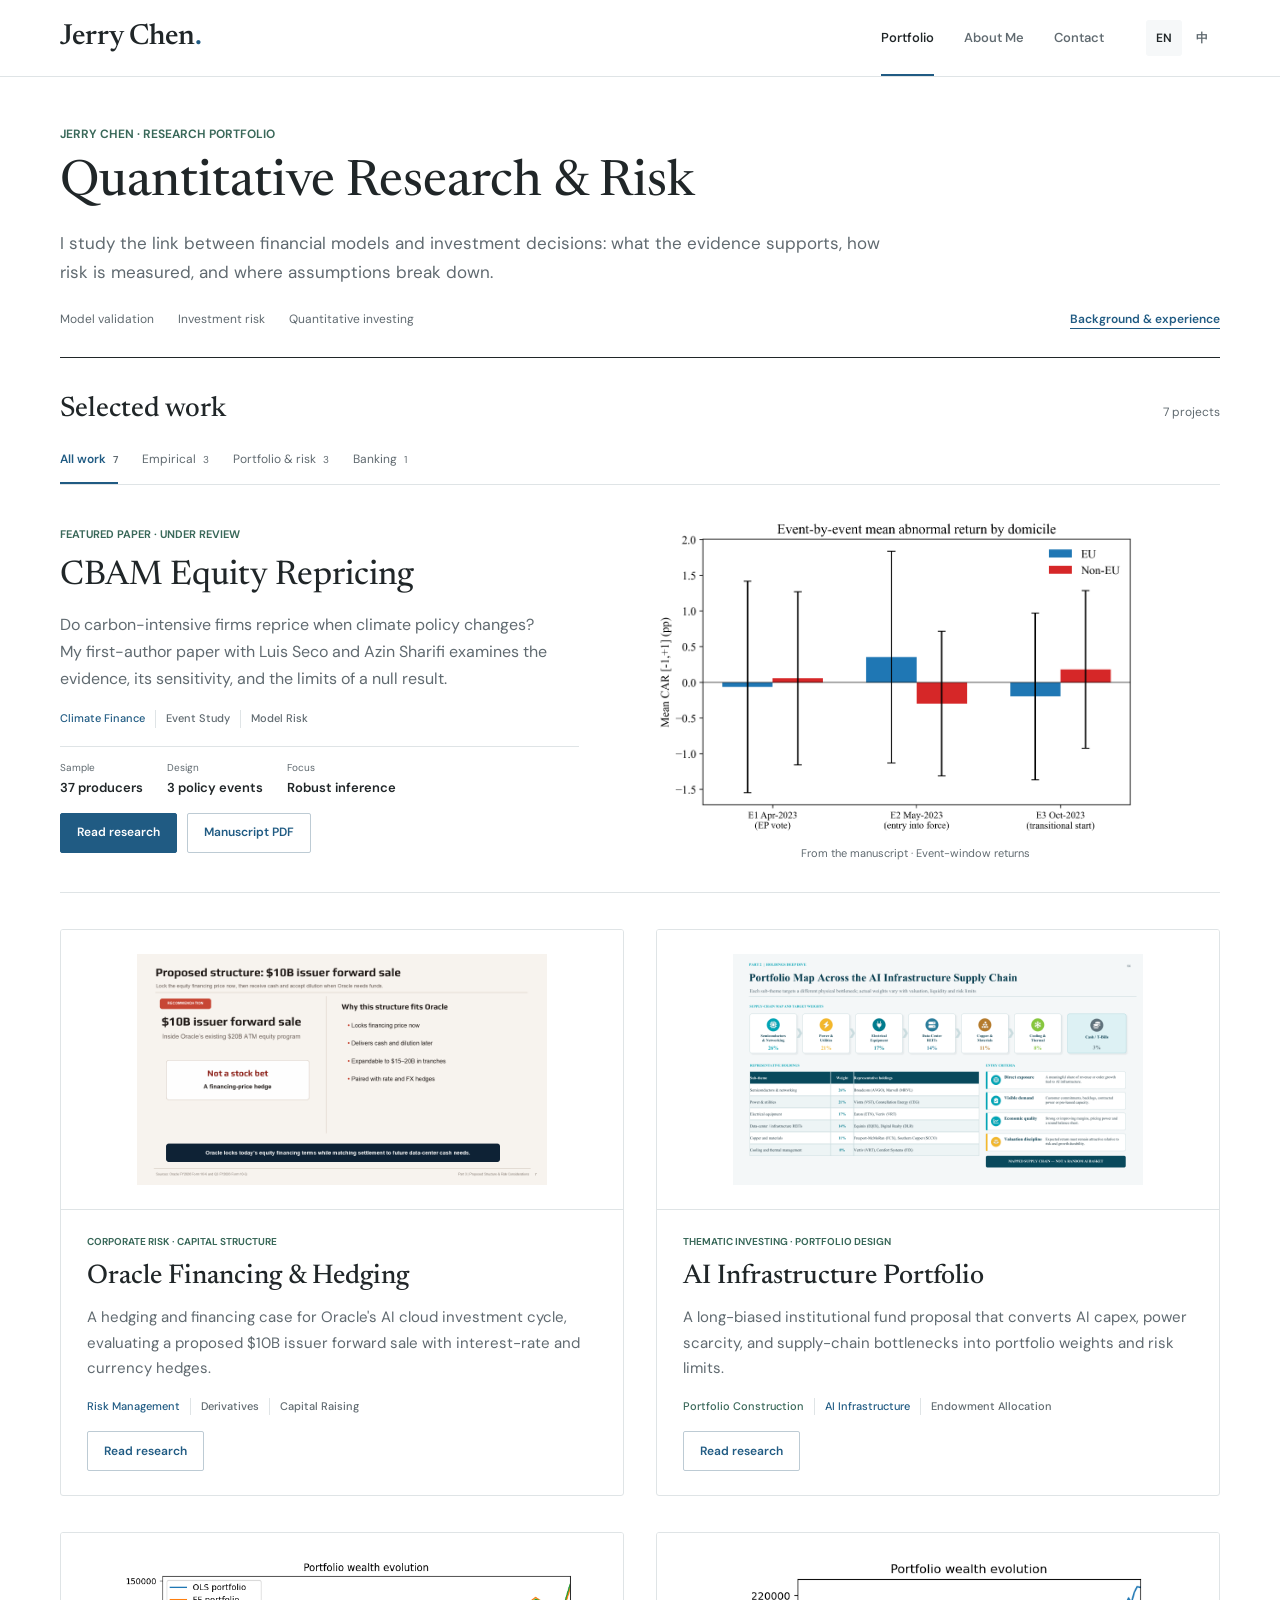
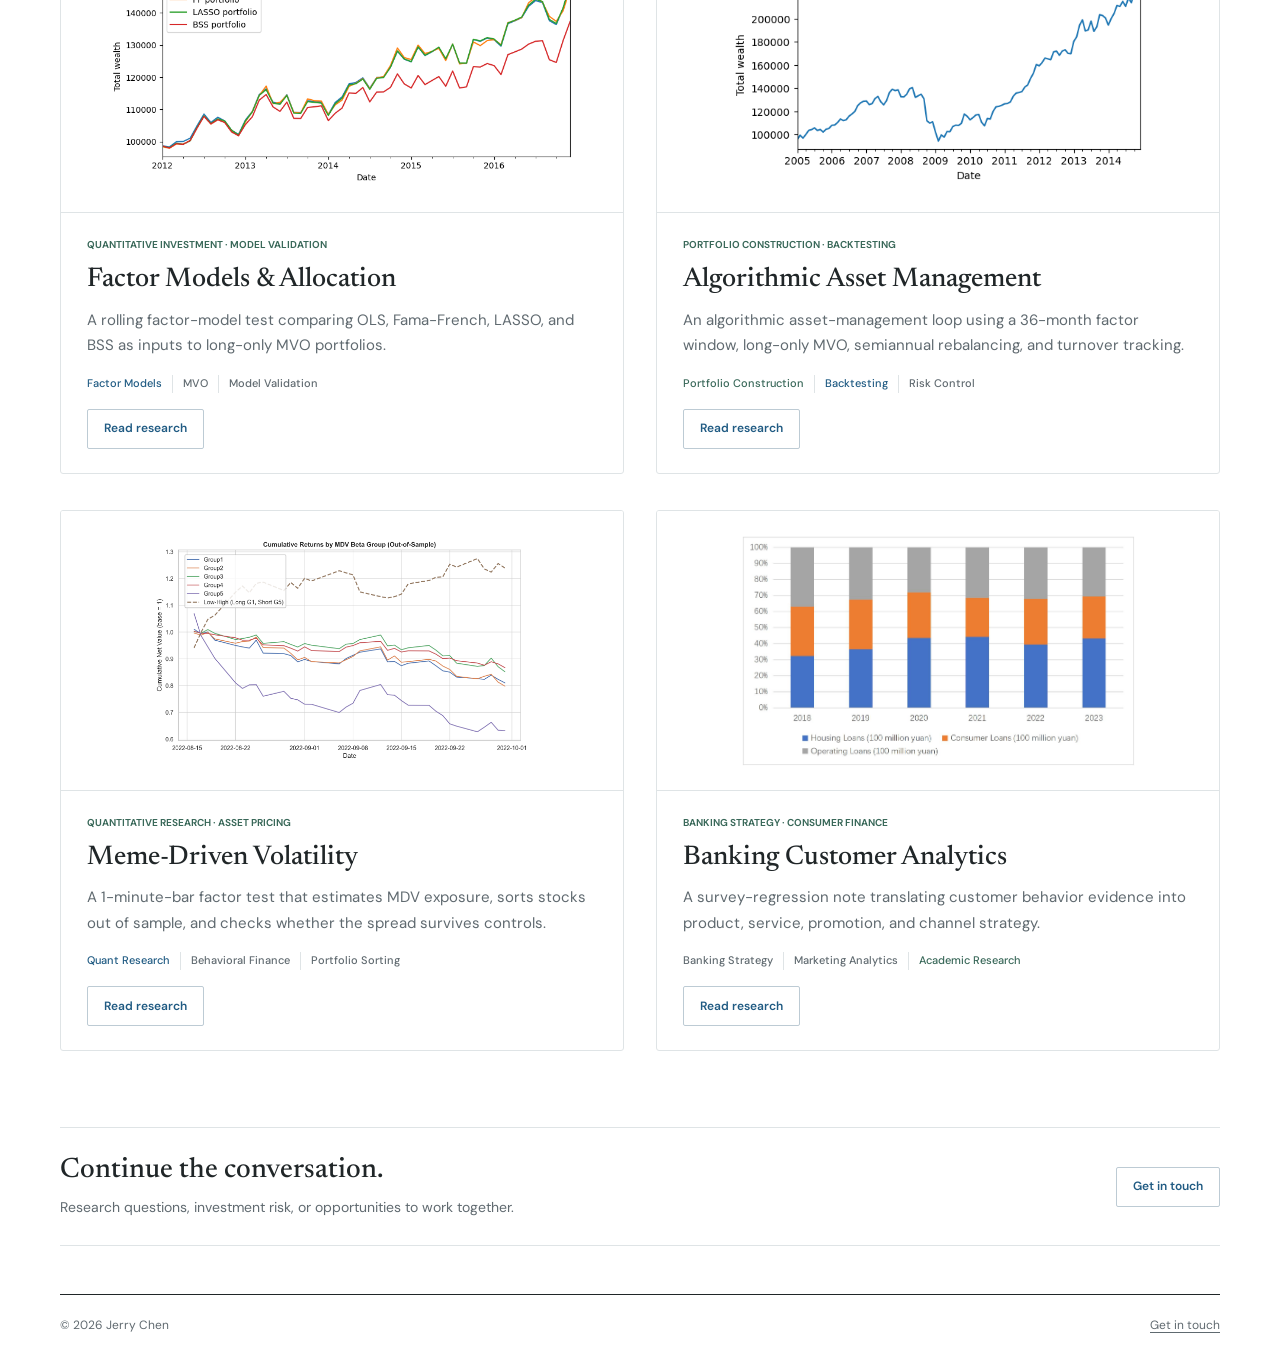
<file: index.html>
<!doctype html>
<html lang="en" data-lang="en" data-theme="light">
  <head>
    <meta charset="utf-8">
    <meta name="viewport" content="width=device-width, initial-scale=1">
    <meta name="description" content="Jerry Chen: research in model validation, investment risk, quantitative investing and banking. Explore research notes, methods and results.">
    <title>Jerry Chen | Quantitative Research &amp; Risk</title>
    <link rel="preload" href="assets/fonts/newsreader-latin.woff2" as="font" type="font/woff2" crossorigin>
    <link rel="stylesheet" href="assets/css/styles.css?v=editorial-20261023">
  </head>
  <body>
    <div class="layout">
      <a class="skip-link" href="#content"><span class="en">Skip to content</span><span class="zh">跳转至正文</span></a>
      <header class="site-header">
        <div class="header-inner">
          <a class="site-brand" href="index.html">Jerry Chen<span class="brand-period" aria-hidden="true">.</span></a>
          <nav class="site-nav" aria-label="Main navigation">
            <a href="index.html" aria-current="page"><span class="en">Portfolio</span><span class="zh">作品集</span></a>
            <a href="about.html"><span class="en">About Me</span><span class="zh">关于我</span></a>
            <a href="contact.html"><span class="en">Contact</span><span class="zh">联系</span></a>
          </nav>
          <div class="segmented language-control" role="group" aria-label="Language">
            <button type="button" data-lang-button="en" aria-pressed="true" lang="en">EN</button>
            <button type="button" data-lang-button="zh" aria-pressed="false" lang="zh-Hans">中</button>
          </div>
        </div>
      </header>

      <main id="content" class="main main-portfolio" tabindex="-1">
        <section id="projects" class="page-title portfolio-intro">
          <p class="eyebrow">
            <span class="en">Jerry Chen · Research Portfolio</span>
            <span class="zh">Jerry Chen · 研究作品集</span>
          </p>
          <h1>
            <span class="en">Quantitative Research &amp; Risk</span>
            <span class="zh">量化研究与风险分析</span>
          </h1>
          <p class="home-intro"><span class="en">I study the link between financial models and investment decisions: what the evidence supports, how risk is measured, and where assumptions break down.</span><span class="zh">我关注金融模型与投资决策之间的联系：证据能够支持什么、风险如何衡量，以及模型假设在什么条件下会失效。</span></p>
          <div class="intro-foot">
            <div class="focus-areas"><span><span class="en">Model validation</span><span class="zh">模型验证</span></span><span><span class="en">Investment risk</span><span class="zh">投资风险</span></span><span><span class="en">Quantitative investing</span><span class="zh">量化投资</span></span></div>
            <a href="about.html"><span class="en">Background &amp; experience</span><span class="zh">背景与经历</span></a>
          </div>
        </section>

        <section class="section project-section" aria-labelledby="selected-work">
          <div class="research-heading">
            <h2 id="selected-work"><span class="en">Selected work</span><span class="zh">精选研究</span></h2>
            <span class="research-count" aria-live="polite" data-research-count><span class="en">7 projects</span><span class="zh">7 个项目</span></span>
          </div>
          <div class="research-filters" role="group" aria-label="Research categories" hidden>
            <button type="button" data-research-filter="all" aria-pressed="true" aria-controls="research-list"><span class="en">All work</span><span class="zh">全部</span><small>7</small></button>
            <button type="button" data-research-filter="empirical" aria-pressed="false" aria-controls="research-list"><span class="en">Empirical</span><span class="zh">实证研究</span><small>3</small></button>
            <button type="button" data-research-filter="portfolio" aria-pressed="false" aria-controls="research-list"><span class="en">Portfolio &amp; risk</span><span class="zh">组合与风险</span><small>3</small></button>
            <button type="button" data-research-filter="banking" aria-pressed="false" aria-controls="research-list"><span class="en">Banking</span><span class="zh">银行业务</span><small>1</small></button>
          </div>
          <div id="research-list" class="project-cover-list">
            <article class="project-cover-card project-featured" data-research-category="empirical">
              <div class="project-cover-body">
                <p class="project-cover-meta"><span class="en">Featured paper · Under review</span><span class="zh">代表论文 · 审稿中</span></p>
                <h3><a href="projects/cbam-equity-repricing.html?v=editorial-20261023"><span class="en">CBAM Equity Repricing</span><span class="zh">CBAM 与股票重新定价</span></a></h3>
                <p><span class="en">Do carbon-intensive firms reprice when climate policy changes? My first-author paper with Luis Seco and Azin Sharifi examines the evidence, its sensitivity, and the limits of a null result.</span><span class="zh">气候政策变化时，高碳企业是否会被重新定价？我与 Luis Seco、Azin Sharifi 合作的第一作者论文，检验证据的稳健性，以及“不显著”究竟能够说明什么。</span></p>
                <div class="chips">
                  <span class="chip accent"><span class="en">Climate Finance</span><span class="zh">气候金融</span></span>
                  <span class="chip"><span class="en">Event Study</span><span class="zh">事件研究</span></span>
                  <span class="chip plum"><span class="en">Model Risk</span><span class="zh">模型风险</span></span>
                </div>
                <dl class="project-facts">
                  <div><dt><span class="en">Sample</span><span class="zh">样本</span></dt><dd><span class="en">37 producers</span><span class="zh">37 家金属企业</span></dd></div>
                  <div><dt><span class="en">Design</span><span class="zh">设计</span></dt><dd><span class="en">3 policy events</span><span class="zh">3 个政策事件</span></dd></div>
                  <div><dt><span class="en">Focus</span><span class="zh">重点</span></dt><dd><span class="en">Robust inference</span><span class="zh">稳健推断</span></dd></div>
                </dl>
                <div class="contact-links">
                  <a class="read-more" href="projects/cbam-equity-repricing.html?v=editorial-20261023"><span class="en">Read research</span><span class="zh">阅读研究</span></a>
                  <a class="read-more" href="assets/docs/CBAM_Equity_Repricing_Manuscript.pdf" target="_blank" rel="noopener"><span class="en">Manuscript PDF</span><span class="zh">论文 PDF</span></a>
                </div>
              </div>
              <figure class="featured-exhibit">
                <a class="project-cover-media contain" href="projects/cbam-equity-repricing.html?v=editorial-20261023" aria-label="Open CBAM equity repricing paper">
                  <img src="assets/img/cbam-paper-event-means.png" width="2102" height="1392" alt="Figure from the CBAM manuscript showing event-window returns and confidence bands" fetchpriority="high">
                </a>
                <figcaption><span class="en">From the manuscript · Event-window returns</span><span class="zh">论文原图 · 事件窗口收益</span></figcaption>
              </figure>
            </article>

            <article class="project-cover-card" data-research-category="portfolio">
              <a class="project-cover-media contain" href="projects/oracle-issuer-forward.html?v=editorial-20261023" aria-label="Open Oracle issuer forward project">
                <img src="assets/img/project-oracle-forward-sale.png" alt="Oracle issuer forward sale recommendation slide">
              </a>
              <div class="project-cover-body">
                <p class="project-cover-meta"><span class="en">Corporate Risk · Capital Structure</span><span class="zh">企业风险 · 资本结构</span></p>
                <h3>
                  <a href="projects/oracle-issuer-forward.html?v=editorial-20261023">
                    <span class="en">Oracle Financing &amp; Hedging</span>
                    <span class="zh">Oracle 融资与对冲</span>
                  </a>
                </h3>
                <p>
                  <span class="en">A hedging and financing case for Oracle's AI cloud investment cycle, evaluating a proposed $10B issuer forward sale with interest-rate and currency hedges.</span>
                  <span class="zh">针对 Oracle AI 云基础设施投资周期，评估 100 亿美元发行人远期售股方案及配套的利率与汇率对冲。</span>
                </p>
                <div class="chips">
                  <span class="chip accent"><span class="en">Risk Management</span><span class="zh">风险管理</span></span>
                  <span class="chip"><span class="en">Derivatives</span><span class="zh">衍生品</span></span>
                  <span class="chip plum"><span class="en">Capital Raising</span><span class="zh">资本筹集</span></span>
                </div>
                <a class="read-more" href="projects/oracle-issuer-forward.html?v=editorial-20261023"><span class="en">Read research</span><span class="zh">阅读研究</span></a>
              </div>
            </article>

            <article class="project-cover-card" data-research-category="portfolio">
              <a class="project-cover-media contain" href="projects/ai-infrastructure-fund.html?v=editorial-20261023" aria-label="Open AI infrastructure fund project">
                <img src="assets/img/project-ai-infra-portfolio-map.png" alt="AI infrastructure supply-chain portfolio map">
              </a>
              <div class="project-cover-body">
                <p class="project-cover-meta"><span class="en">Thematic Investing · Portfolio Design</span><span class="zh">主题投资 · 投资组合设计</span></p>
                <h3>
                  <a href="projects/ai-infrastructure-fund.html?v=editorial-20261023">
                    <span class="en">AI Infrastructure Portfolio</span>
                    <span class="zh">AI 基础设施投资组合</span>
                  </a>
                </h3>
                <p>
                  <span class="en">A long-biased institutional fund proposal that converts AI capex, power scarcity, and supply-chain bottlenecks into portfolio weights and risk limits.</span>
                  <span class="zh">以多头为主的机构基金提案，将 AI 资本开支、电力稀缺与供应链瓶颈转化为组合权重、风险预算和捐赠基金配置建议。</span>
                </p>
                <div class="chips">
                  <span class="chip gold"><span class="en">Portfolio Construction</span><span class="zh">投资组合构建</span></span>
                  <span class="chip accent"><span class="en">AI Infrastructure</span><span class="zh">AI 基础设施</span></span>
                  <span class="chip"><span class="en">Endowment Allocation</span><span class="zh">捐赠基金配置</span></span>
                </div>
                <a class="read-more" href="projects/ai-infrastructure-fund.html?v=editorial-20261023"><span class="en">Read research</span><span class="zh">阅读研究</span></a>
              </div>
            </article>

            <article class="project-cover-card" data-research-category="empirical">
              <a class="project-cover-media contain" href="projects/factor-model-mvo.html?v=editorial-20261023" aria-label="Open factor model MVO project">
                <img src="assets/img/project-factor-mvo-wealth.png" alt="Portfolio wealth evolution for factor-model MVO portfolios">
              </a>
              <div class="project-cover-body">
                <p class="project-cover-meta"><span class="en">Quantitative Investment · Model Validation</span><span class="zh">量化投资 · 模型验证</span></p>
                <h3>
                  <a href="projects/factor-model-mvo.html?v=editorial-20261023">
                    <span class="en">Factor Models &amp; Allocation</span>
                    <span class="zh">因子模型与资产配置</span>
                  </a>
                </h3>
                <p>
                  <span class="en">A rolling factor-model test comparing OLS, Fama-French, LASSO, and BSS as inputs to long-only MVO portfolios.</span>
                  <span class="zh">用滚动窗口比较 OLS、Fama-French、LASSO 和 BSS 作为 long-only MVO 投资组合输入时的样本外表现。</span>
                </p>
                <div class="chips">
                  <span class="chip accent"><span class="en">Factor Models</span><span class="zh">因子模型</span></span>
                  <span class="chip"><span class="en">MVO</span><span class="zh">均值方差优化</span></span>
                  <span class="chip plum"><span class="en">Model Validation</span><span class="zh">模型验证</span></span>
                </div>
                <a class="read-more" href="projects/factor-model-mvo.html?v=editorial-20261023"><span class="en">Read research</span><span class="zh">阅读研究</span></a>
              </div>
            </article>

            <article class="project-cover-card" data-research-category="portfolio">
              <a class="project-cover-media contain" href="projects/algorithmic-asset-management.html?v=editorial-20261023" aria-label="Open algorithmic asset management project">
                <img src="assets/img/project-algo-mvo-wealth.png" alt="Backtested portfolio wealth evolution">
              </a>
              <div class="project-cover-body">
                <p class="project-cover-meta"><span class="en">Portfolio Construction · Backtesting</span><span class="zh">投资组合构建 · 回测</span></p>
                <h3>
                  <a href="projects/algorithmic-asset-management.html?v=editorial-20261023">
                    <span class="en">Algorithmic Asset Management</span>
                    <span class="zh">算法资产管理</span>
                  </a>
                </h3>
                <p>
                  <span class="en">An algorithmic asset-management loop using a 36-month factor window, long-only MVO, semiannual rebalancing, and turnover tracking.</span>
                  <span class="zh">一个算法资产管理回测框架：36 个月因子估计窗口、long-only MVO、半年再平衡，并跟踪换手率。</span>
                </p>
                <div class="chips">
                  <span class="chip gold"><span class="en">Portfolio Construction</span><span class="zh">投资组合构建</span></span>
                  <span class="chip accent"><span class="en">Backtesting</span><span class="zh">回测</span></span>
                  <span class="chip"><span class="en">Risk Control</span><span class="zh">风险控制</span></span>
                </div>
                <a class="read-more" href="projects/algorithmic-asset-management.html?v=editorial-20261023"><span class="en">Read research</span><span class="zh">阅读研究</span></a>
              </div>
            </article>

            <article class="project-cover-card" data-research-category="empirical">
              <a class="project-cover-media contain" href="projects/meme-driven-volatility.html?v=editorial-20261023" aria-label="Open meme volatility project">
                <img src="assets/img/project-meme-cumulative-returns.png" alt="Cumulative returns by MDV exposure group">
              </a>
              <div class="project-cover-body">
                <p class="project-cover-meta"><span class="en">Quantitative Research · Asset Pricing</span><span class="zh">量化研究 · 资产定价</span></p>
                <h3>
                  <a href="projects/meme-driven-volatility.html?v=editorial-20261023">
                    <span class="en">Meme-Driven Volatility</span>
                    <span class="zh">Meme 驱动波动率</span>
                  </a>
                </h3>
                <p>
                  <span class="en">A 1-minute-bar factor test that estimates MDV exposure, sorts stocks out of sample, and checks whether the spread survives controls.</span>
                  <span class="zh">用 1 分钟行情估计 MDV 暴露，做样本外组合排序，并检验价差在控制变量下是否仍然成立。</span>
                </p>
                <div class="chips">
                  <span class="chip accent"><span class="en">Quant Research</span><span class="zh">量化研究</span></span>
                  <span class="chip"><span class="en">Behavioral Finance</span><span class="zh">行为金融</span></span>
                  <span class="chip plum"><span class="en">Portfolio Sorting</span><span class="zh">投资组合排序</span></span>
                </div>
                <a class="read-more" href="projects/meme-driven-volatility.html?v=editorial-20261023"><span class="en">Read research</span><span class="zh">阅读研究</span></a>
              </div>
            </article>

            <article class="project-cover-card" data-research-category="banking">
              <a class="project-cover-media contain" href="projects/bank-personal-finance-marketing.html?v=editorial-20261023" aria-label="Open bank marketing project">
                <img src="assets/img/bank-paper-chart-000.jpg" alt="Bank A personal loan product structure by year">
              </a>
              <div class="project-cover-body">
                <p class="project-cover-meta"><span class="en">Banking Strategy · Consumer Finance</span><span class="zh">银行策略 · 消费金融</span></p>
                <h3>
                  <a href="projects/bank-personal-finance-marketing.html?v=editorial-20261023">
                    <span class="en">Banking Customer Analytics</span>
                    <span class="zh">银行客户行为分析</span>
                  </a>
                </h3>
                <p>
                  <span class="en">A survey-regression note translating customer behavior evidence into product, service, promotion, and channel strategy.</span>
                  <span class="zh">基于问卷和回归结果，把客户行为证据转化为产品、服务、促销和渠道策略。</span>
                </p>
                <div class="chips">
                  <span class="chip plum"><span class="en">Banking Strategy</span><span class="zh">银行策略</span></span>
                  <span class="chip"><span class="en">Marketing Analytics</span><span class="zh">营销分析</span></span>
                  <span class="chip gold"><span class="en">Academic Research</span><span class="zh">学术研究</span></span>
                </div>
                <a class="read-more" href="projects/bank-personal-finance-marketing.html?v=editorial-20261023"><span class="en">Read research</span><span class="zh">阅读研究</span></a>
              </div>
            </article>
          </div>
        </section>

        <section class="portfolio-close" aria-labelledby="conversation-heading">
          <div><h2 id="conversation-heading"><span class="en">Continue the conversation.</span><span class="zh">进一步交流</span></h2><p><span class="en">Research questions, investment risk, or opportunities to work together.</span><span class="zh">欢迎探讨研究问题、投资风险与合作机会。</span></p></div>
          <a class="read-more" href="contact.html"><span class="en">Get in touch</span><span class="zh">联系我</span></a>
        </section>

        <footer class="footer"><span>© 2026 Jerry Chen</span><a href="contact.html"><span class="en">Get in touch</span><span class="zh">联系我</span></a></footer>
      </main>
    </div>
    <script src="assets/js/main.js?v=editorial-20261023"></script>
  </body>
</html>
</file>
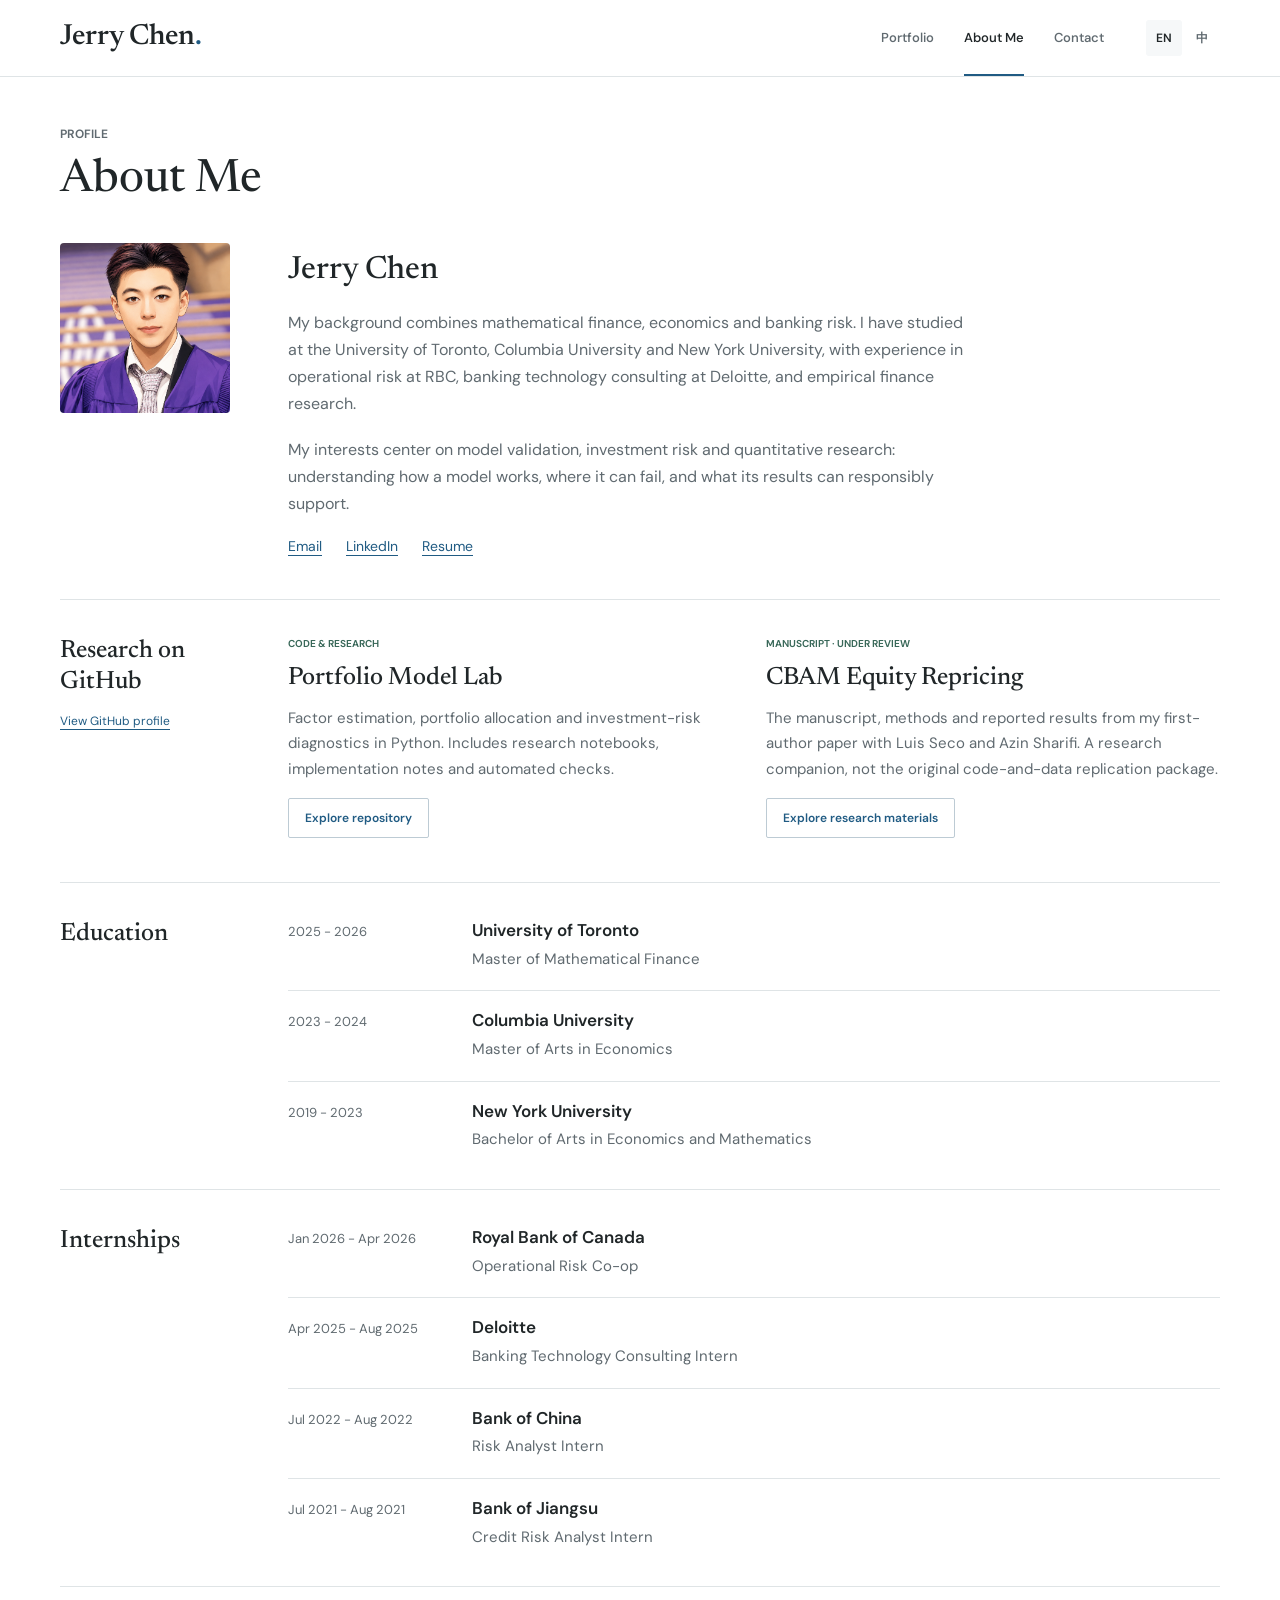
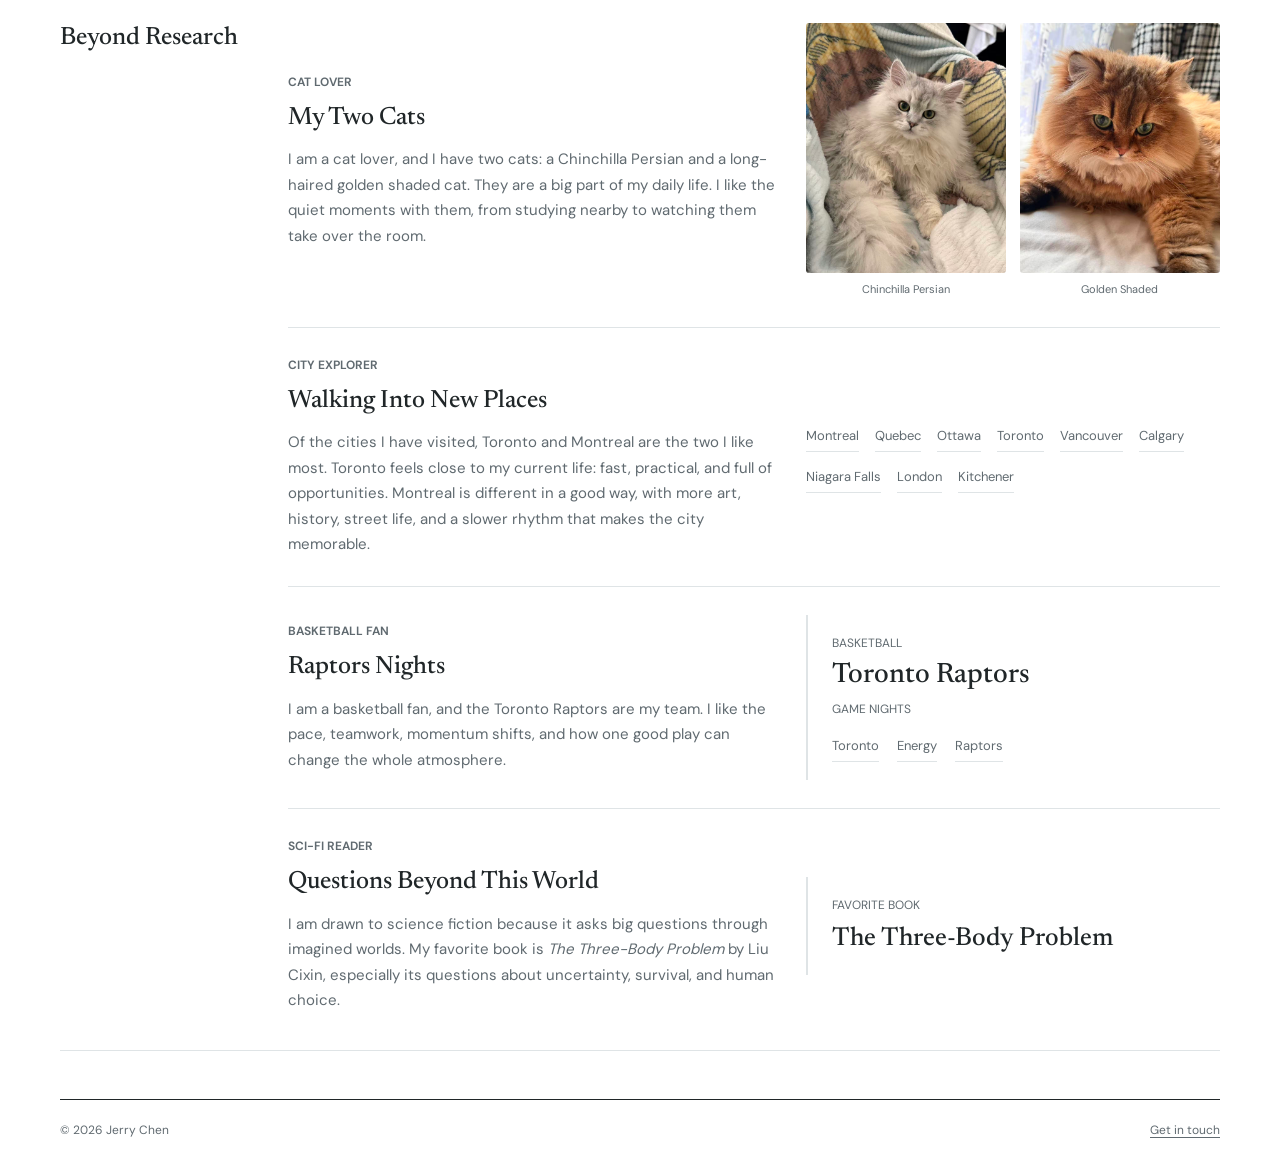
<file: about.html>
<!doctype html>
<html lang="en" data-lang="en" data-theme="light">
  <head>
    <meta charset="utf-8">
    <meta name="viewport" content="width=device-width, initial-scale=1">
    <meta name="description" content="About Pengbiao Jerry Chen.">
    <title>About Me | Jerry Chen</title>
    <link rel="preload" href="assets/fonts/newsreader-latin.woff2" as="font" type="font/woff2" crossorigin>
    <link rel="stylesheet" href="assets/css/styles.css?v=editorial-20261023">
  </head>
  <body>
    <div class="layout">
      <a class="skip-link" href="#content"><span class="en">Skip to content</span><span class="zh">跳转至正文</span></a>
      <header class="site-header">
        <div class="header-inner">
          <a class="site-brand" href="index.html">Jerry Chen<span class="brand-period" aria-hidden="true">.</span></a>
          <nav class="site-nav" aria-label="Main navigation">
            <a href="index.html"><span class="en">Portfolio</span><span class="zh">作品集</span></a>
            <a href="about.html" aria-current="page"><span class="en">About Me</span><span class="zh">关于我</span></a>
            <a href="contact.html"><span class="en">Contact</span><span class="zh">联系</span></a>
          </nav>
          <div class="segmented language-control" role="group" aria-label="Language">
            <button type="button" data-lang-button="en" aria-pressed="true" lang="en">EN</button>
            <button type="button" data-lang-button="zh" aria-pressed="false" lang="zh-Hans">中</button>
          </div>
        </div>
      </header>

      <main id="content" class="main main-about" tabindex="-1">
        <section class="page-title compact-title">
          <p class="eyebrow">
            <span class="en">Profile</span>
            <span class="zh">个人背景</span>
          </p>
          <h1>
            <span class="en">About Me</span>
            <span class="zh">关于我</span>
          </h1>
        </section>


        <section class="profile-intro" aria-labelledby="profile-name">
          <img class="profile-portrait" src="assets/img/jerry-photo-ai-portrait.png" width="170" height="170" alt="Illustrated portrait of Jerry Chen">
          <div class="profile-copy">
            <h2 id="profile-name">Jerry Chen</h2>
            <p><span class="en">My background combines mathematical finance, economics and banking risk. I have studied at the University of Toronto, Columbia University and New York University, with experience in operational risk at RBC, banking technology consulting at Deloitte, and empirical finance research.</span><span class="zh">我的背景结合了数学金融、经济学与银行风险管理。我曾在多伦多大学、哥伦比亚大学和纽约大学学习，并积累了 RBC 运营风险、Deloitte 银行科技咨询及实证金融研究经验。</span></p>
            <p><span class="en">My interests center on model validation, investment risk and quantitative research: understanding how a model works, where it can fail, and what its results can responsibly support.</span><span class="zh">我主要关注模型验证、投资风险与量化研究：理解模型如何运作、可能在哪些条件下失效，以及其结果能够支持哪些判断。</span></p>
            <div class="profile-links">
              <a href="mailto:Pengbiao.chen@mail.utoronto.ca">Email</a>
              <a href="https://www.linkedin.com/in/pengbiao-c-1286a42b0/" target="_blank" rel="noopener noreferrer">LinkedIn</a>
              <a href="assets/docs/Pengbiao_Jerry_Chen_Resume.pdf"><span class="en">Resume</span><span class="zh">简历</span></a>
            </div>
          </div>
        </section>

        <section id="github" class="section" aria-labelledby="github-heading">
          <div class="section-heading">
            <h2 id="github-heading"><span class="en">Research on GitHub</span><span class="zh">GitHub 研究项目</span></h2>
            <a href="https://github.com/JerryChen0126" target="_blank" rel="noopener noreferrer"><span class="en">View GitHub profile</span><span class="zh">查看 GitHub 主页</span></a>
          </div>
          <div class="research-links">
            <article class="research-link">
              <p class="eyebrow"><span class="en">Code &amp; Research</span><span class="zh">研究代码</span></p>
              <h3>Portfolio Model Lab</h3>
              <p><span class="en">Factor estimation, portfolio allocation and investment-risk diagnostics in Python. Includes research notebooks, implementation notes and automated checks.</span><span class="zh">使用 Python 研究因子估计、资产配置和投资风险诊断，包含研究笔记本、实现说明及自动化检查。</span></p>
              <a class="read-more" href="https://github.com/JerryChen0126/portfolio-model-lab" target="_blank" rel="noopener noreferrer"><span class="en">Explore repository</span><span class="zh">查看代码仓库</span></a>
            </article>
            <article class="research-link">
              <p class="eyebrow"><span class="en">Manuscript · Under review</span><span class="zh">论文资料 · 审稿中</span></p>
              <h3>CBAM Equity Repricing</h3>
              <p><span class="en">The manuscript, methods and reported results from my first-author paper with Luis Seco and Azin Sharifi. A research companion, not the original code-and-data replication package.</span><span class="zh">我与 Luis Seco、Azin Sharifi 合作的第一作者论文，包含全文、方法说明及论文报告结果。这是论文资料仓库，不包含原始数据与完整估计代码。</span></p>
              <a class="read-more" href="https://github.com/JerryChen0126/cbam-equity-repricing" target="_blank" rel="noopener noreferrer"><span class="en">Explore research materials</span><span class="zh">查看论文资料</span></a>
            </article>
          </div>
        </section>

        <section id="education" class="section">
          <h2><span class="en">Education</span><span class="zh">教育</span></h2>
          <div class="directory-list">
            <article class="directory-item">
              <p class="directory-date">2025 - 2026</p>
              <div>
                <h3>University of Toronto</h3>
                <p>Master of Mathematical Finance</p>
              </div>
            </article>
            <article class="directory-item">
              <p class="directory-date">2023 - 2024</p>
              <div>
                <h3>Columbia University</h3>
                <p>Master of Arts in Economics</p>
              </div>
            </article>
            <article class="directory-item">
              <p class="directory-date">2019 - 2023</p>
              <div>
                <h3>New York University</h3>
                <p>Bachelor of Arts in Economics and Mathematics</p>
              </div>
            </article>
          </div>
        </section>

        <section id="internships" class="section">
          <h2><span class="en">Internships</span><span class="zh">实习经历</span></h2>
          <div class="directory-list">
            <article class="directory-item">
              <p class="directory-date">Jan 2026 - Apr 2026</p>
              <div>
                <h3>Royal Bank of Canada</h3>
                <p>Operational Risk Co-op</p>
              </div>
            </article>
            <article class="directory-item">
              <p class="directory-date">Apr 2025 - Aug 2025</p>
              <div>
                <h3>Deloitte</h3>
                <p>Banking Technology Consulting Intern</p>
              </div>
            </article>
            <article class="directory-item">
              <p class="directory-date">Jul 2022 - Aug 2022</p>
              <div>
                <h3>Bank of China</h3>
                <p>Risk Analyst Intern</p>
              </div>
            </article>
            <article class="directory-item">
              <p class="directory-date">Jul 2021 - Aug 2021</p>
              <div>
                <h3>Bank of Jiangsu</h3>
                <p>Credit Risk Analyst Intern</p>
              </div>
            </article>
          </div>
        </section>

        <section class="section">
          <h2><span class="en">Beyond Research</span><span class="zh">研究之外</span></h2>
          <div class="life-grid">
            <article class="life-card life-card-cat">
              <div class="life-copy">
                <p class="section-kicker"><span class="en">Cat Lover</span><span class="zh">爱猫人士</span></p>
                <h3><span class="en">My Two Cats</span><span class="zh">我的两只猫</span></h3>
                <p>
                  <span class="en">I am a cat lover, and I have two cats: a Chinchilla Persian and a long-haired golden shaded cat. They are a big part of my daily life. I like the quiet moments with them, from studying nearby to watching them take over the room.</span>
                  <span class="zh">我是爱猫人士，有两只猫：一只金吉拉和一只长毛金渐层。它们是我日常生活里很重要的一部分，也让家里的氛围更温暖、更柔软。</span>
                </p>
              </div>
              <div class="life-visual cat-visual">
                <figure class="cat-photo">
                  <img src="assets/img/cat-chinchilla-persian.jpg" alt="Chinchilla Persian cat">
                  <figcaption><span class="en">Chinchilla Persian</span><span class="zh">金吉拉</span></figcaption>
                </figure>
                <figure class="cat-photo">
                  <img src="assets/img/cat-golden-shaded.jpg" alt="Golden shaded long-haired cat">
                  <figcaption><span class="en">Golden Shaded</span><span class="zh">金渐层</span></figcaption>
                </figure>
              </div>
            </article>

            <article class="life-card life-card-city">
              <div class="life-copy">
                <p class="section-kicker"><span class="en">City Explorer</span><span class="zh">城市探索</span></p>
                <h3><span class="en">Walking Into New Places</span><span class="zh">走进新的地方</span></h3>
                <p>
                  <span class="en">Of the cities I have visited, Toronto and Montreal are the two I like most. Toronto feels close to my current life: fast, practical, and full of opportunities. Montreal is different in a good way, with more art, history, street life, and a slower rhythm that makes the city memorable.</span>
                  <span class="zh">在去过的城市里，我最喜欢 Toronto 和 Montreal。Toronto 更贴近我现在的生活，节奏快、务实，也充满机会；Montreal 则是另一种吸引力，有更多艺术感、历史感、街区生活，以及让人印象深刻的慢节奏。</span>
                </p>
              </div>
              <div class="life-visual city-visual" aria-hidden="true">
                <span>Montreal</span>
                <span>Quebec</span>
                <span>Ottawa</span>
                <span>Toronto</span>
                <span>Vancouver</span>
                <span>Calgary</span>
                <span>Niagara Falls</span>
                <span>London</span>
                <span>Kitchener</span>
              </div>
            </article>

            <article class="life-card life-card-basketball">
              <div class="life-copy">
                <p class="section-kicker"><span class="en">Basketball Fan</span><span class="zh">篮球球迷</span></p>
                <h3><span class="en">Raptors Nights</span><span class="zh">猛龙队比赛夜</span></h3>
                <p>
                  <span class="en">I am a basketball fan, and the Toronto Raptors are my team. I like the pace, teamwork, momentum shifts, and how one good play can change the whole atmosphere.</span>
                  <span class="zh">我是篮球迷，也支持多伦多猛龙队。我喜欢比赛里的节奏、团队配合、气势变化，以及一个好球瞬间点燃全场的感觉。</span>
                </p>
              </div>
              <div class="life-visual basketball-visual" aria-hidden="true">
                <div class="scoreboard">
                  <span><span class="en">Basketball</span><span class="zh">篮球</span></span>
                  <strong>Toronto Raptors</strong>
                  <small><span class="en">Game nights</span><span class="zh">比赛之夜</span></small>
                </div>
                <div class="game-tags">
                  <span>Toronto</span>
                  <span>Energy</span>
                  <span>Raptors</span>
                </div>
              </div>
            </article>

            <article class="life-card life-card-sci-fi">
              <div class="life-copy">
                <p class="section-kicker"><span class="en">Sci-Fi Reader</span><span class="zh">科幻读者</span></p>
                <h3><span class="en">Questions Beyond This World</span><span class="zh">世界之外的问题</span></h3>
                <p>
                  <span class="en">I am drawn to science fiction because it asks big questions through imagined worlds. My favorite book is <em>The Three-Body Problem</em> by Liu Cixin, especially its questions about uncertainty, survival, and human choice.</span>
                  <span class="zh">我喜欢科幻，因为它会用想象中的世界提出很大的问题。我最喜欢刘慈欣的《三体》，尤其是其中关于不确定性、生存和人类选择的思考。</span>
                </p>
              </div>
              <div class="life-visual scifi-visual" aria-hidden="true">
                <div class="book-card">
                  <span><span class="en">Favorite Book</span><span class="zh">最喜欢的书</span></span>
                  <strong>The Three-Body Problem</strong>
                </div>
              </div>
            </article>
          </div>
        </section>

        <footer class="footer"><span>© 2026 Jerry Chen</span><a href="contact.html"><span class="en">Get in touch</span><span class="zh">联系我</span></a></footer>
      </main>
    </div>
    <script src="assets/js/main.js?v=editorial-20261023"></script>
  </body>
</html>
</file>
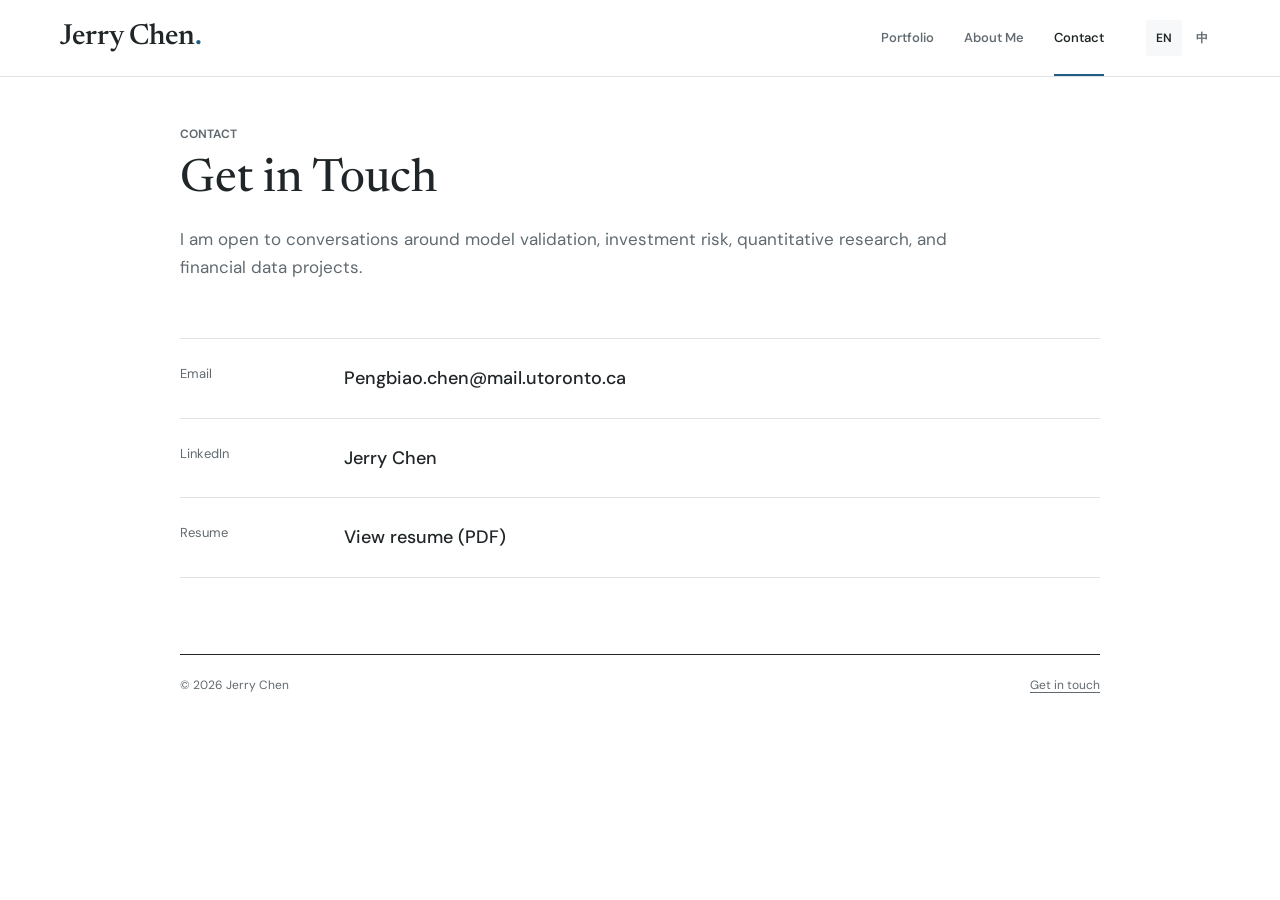
<file: contact.html>
<!doctype html>
<html lang="en" data-lang="en" data-theme="light">
  <head>
    <meta charset="utf-8">
    <meta name="viewport" content="width=device-width, initial-scale=1">
    <meta name="description" content="Contact Pengbiao Jerry Chen.">
    <title>Contact | Jerry Chen</title>
    <link rel="preload" href="assets/fonts/newsreader-latin.woff2" as="font" type="font/woff2" crossorigin>
    <link rel="stylesheet" href="assets/css/styles.css?v=editorial-20261023">
  </head>
  <body>
    <div class="layout">
      <a class="skip-link" href="#content"><span class="en">Skip to content</span><span class="zh">跳转至正文</span></a>
      <header class="site-header">
        <div class="header-inner">
          <a class="site-brand" href="index.html">Jerry Chen<span class="brand-period" aria-hidden="true">.</span></a>
          <nav class="site-nav" aria-label="Main navigation">
            <a href="index.html"><span class="en">Portfolio</span><span class="zh">作品集</span></a>
            <a href="about.html"><span class="en">About Me</span><span class="zh">关于我</span></a>
            <a href="contact.html" aria-current="page"><span class="en">Contact</span><span class="zh">联系</span></a>
          </nav>
          <div class="segmented language-control" role="group" aria-label="Language">
            <button type="button" data-lang-button="en" aria-pressed="true" lang="en">EN</button>
            <button type="button" data-lang-button="zh" aria-pressed="false" lang="zh-Hans">中</button>
          </div>
        </div>
      </header>

      <main id="content" class="main main-contact" tabindex="-1">
        <section class="page-title compact-title">
          <p class="eyebrow">
            <span class="en">Contact</span>
            <span class="zh">联系</span>
          </p>
          <h1>
            <span class="en">Get in Touch</span>
            <span class="zh">联系我</span>
          </h1>
          <p class="home-intro">
            <span class="en">I am open to conversations around model validation, investment risk, quantitative research, and financial data projects.</span>
            <span class="zh">欢迎围绕模型验证、投资风险、量化研究和金融数据项目交流。</span>
          </p>
        </section>

        <section class="section">
          <div class="contact-grid">
            <a class="contact-card" href="mailto:Pengbiao.chen@mail.utoronto.ca">
              <span>Email</span>
              <strong>Pengbiao.chen@mail.utoronto.ca</strong>
            </a>
            <a class="contact-card" href="https://www.linkedin.com/in/pengbiao-c-1286a42b0/" target="_blank" rel="noreferrer">
              <span>LinkedIn</span>
              <strong>Jerry Chen</strong>
            </a>
            <a class="contact-card" href="assets/docs/Pengbiao_Jerry_Chen_Resume.pdf">
              <span><span class="en">Resume</span><span class="zh">简历</span></span>
              <strong><span class="en">View resume (PDF)</span><span class="zh">查看简历（PDF）</span></strong>
            </a>
          </div>
        </section>

        <footer class="footer"><span>© 2026 Jerry Chen</span><a href="contact.html"><span class="en">Get in touch</span><span class="zh">联系我</span></a></footer>
      </main>
    </div>
    <script src="assets/js/main.js?v=editorial-20261023"></script>
  </body>
</html>
</file>
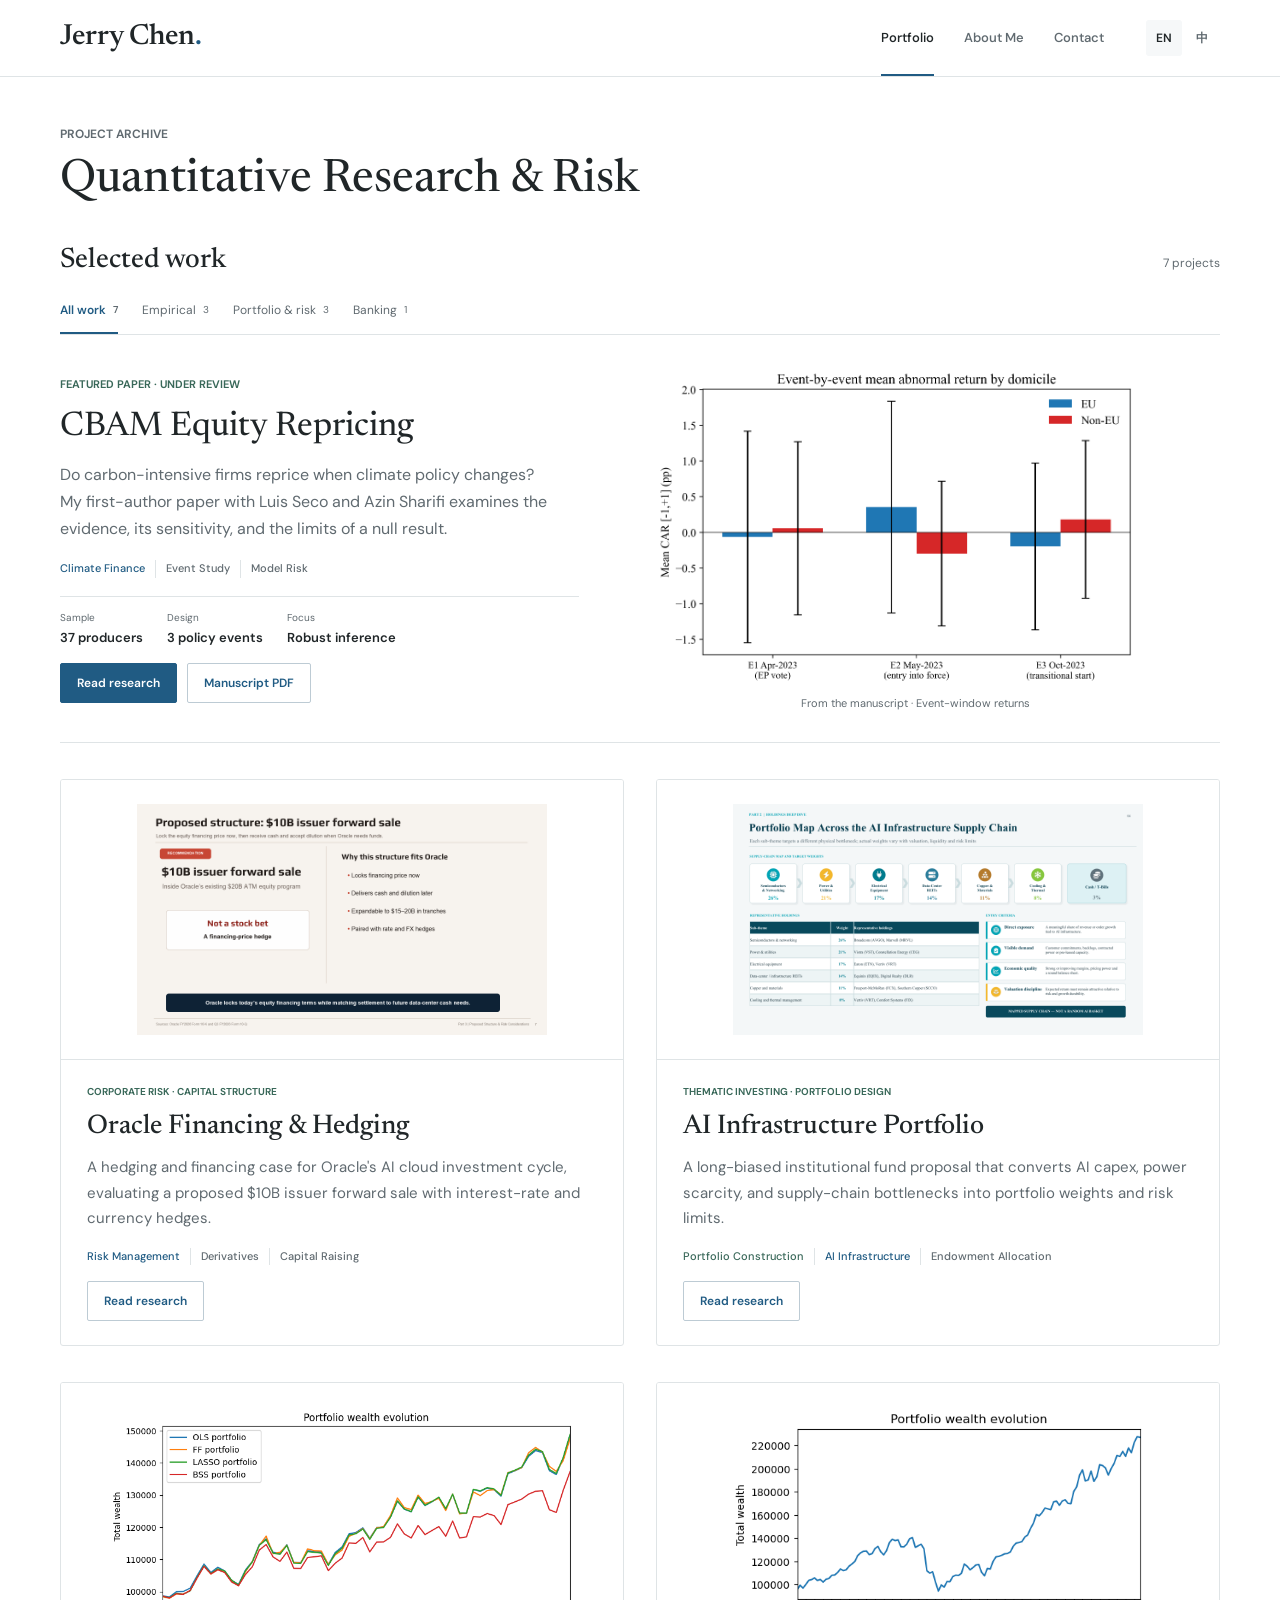
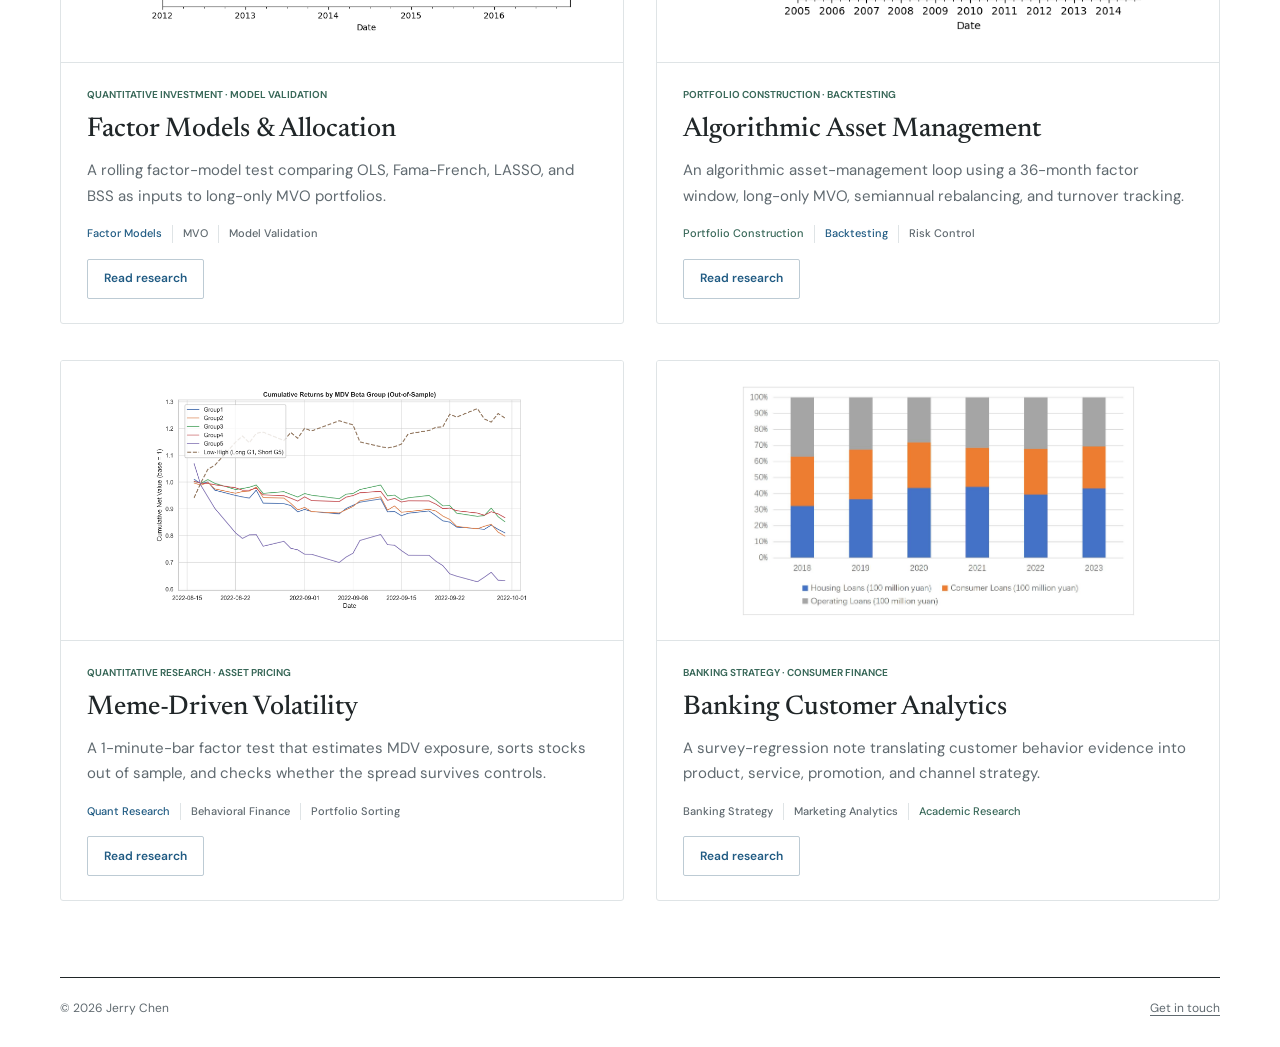
<file: projects.html>
<!doctype html>
<html lang="en" data-lang="en" data-theme="light">
  <head>
    <meta charset="utf-8">
    <meta name="viewport" content="width=device-width, initial-scale=1">
    <meta name="description" content="Pengbiao Jerry Chen project archive.">
    <title>Research Archive | Jerry Chen</title>
    <link rel="preload" href="assets/fonts/newsreader-latin.woff2" as="font" type="font/woff2" crossorigin>
    <link rel="stylesheet" href="assets/css/styles.css?v=editorial-20261023">
  </head>
  <body>
    <div class="layout">
      <a class="skip-link" href="#content"><span class="en">Skip to content</span><span class="zh">跳转至正文</span></a>
      <header class="site-header">
        <div class="header-inner">
          <a class="site-brand" href="index.html">Jerry Chen<span class="brand-period" aria-hidden="true">.</span></a>
          <nav class="site-nav" aria-label="Main navigation">
            <a href="index.html" aria-current="page"><span class="en">Portfolio</span><span class="zh">作品集</span></a>
            <a href="about.html"><span class="en">About Me</span><span class="zh">关于我</span></a>
            <a href="contact.html"><span class="en">Contact</span><span class="zh">联系</span></a>
          </nav>
          <div class="segmented language-control" role="group" aria-label="Language">
            <button type="button" data-lang-button="en" aria-pressed="true" lang="en">EN</button>
            <button type="button" data-lang-button="zh" aria-pressed="false" lang="zh-Hans">中</button>
          </div>
        </div>
      </header>

      <main id="content" class="main main-portfolio" tabindex="-1">
        <section class="page-title compact-title">
          <p class="eyebrow">
            <span class="en">Project archive</span>
            <span class="zh">项目归档</span>
          </p>
          <h1>
            <span class="en">Quantitative Research &amp; Risk</span>
            <span class="zh">量化研究与风险分析</span>
          </h1>
        </section>

        <section class="section project-section" aria-labelledby="selected-work">
          <div class="research-heading">
            <h2 id="selected-work"><span class="en">Selected work</span><span class="zh">精选研究</span></h2>
            <span class="research-count" aria-live="polite" data-research-count><span class="en">7 projects</span><span class="zh">7 个项目</span></span>
          </div>
          <div class="research-filters" role="group" aria-label="Research categories" hidden>
            <button type="button" data-research-filter="all" aria-pressed="true" aria-controls="research-list"><span class="en">All work</span><span class="zh">全部</span><small>7</small></button>
            <button type="button" data-research-filter="empirical" aria-pressed="false" aria-controls="research-list"><span class="en">Empirical</span><span class="zh">实证研究</span><small>3</small></button>
            <button type="button" data-research-filter="portfolio" aria-pressed="false" aria-controls="research-list"><span class="en">Portfolio &amp; risk</span><span class="zh">组合与风险</span><small>3</small></button>
            <button type="button" data-research-filter="banking" aria-pressed="false" aria-controls="research-list"><span class="en">Banking</span><span class="zh">银行业务</span><small>1</small></button>
          </div>
          <div id="research-list" class="project-cover-list">
            <article class="project-cover-card project-featured" data-research-category="empirical">
              <div class="project-cover-body">
                <p class="project-cover-meta"><span class="en">Featured paper · Under review</span><span class="zh">代表论文 · 审稿中</span></p>
                <h3><a href="projects/cbam-equity-repricing.html?v=editorial-20261023"><span class="en">CBAM Equity Repricing</span><span class="zh">CBAM 与股票重新定价</span></a></h3>
                <p><span class="en">Do carbon-intensive firms reprice when climate policy changes? My first-author paper with Luis Seco and Azin Sharifi examines the evidence, its sensitivity, and the limits of a null result.</span><span class="zh">气候政策变化时，高碳企业是否会被重新定价？我与 Luis Seco、Azin Sharifi 合作的第一作者论文，检验证据的稳健性，以及“不显著”究竟能够说明什么。</span></p>
                <div class="chips">
                  <span class="chip accent"><span class="en">Climate Finance</span><span class="zh">气候金融</span></span>
                  <span class="chip"><span class="en">Event Study</span><span class="zh">事件研究</span></span>
                  <span class="chip plum"><span class="en">Model Risk</span><span class="zh">模型风险</span></span>
                </div>
                <dl class="project-facts">
                  <div><dt><span class="en">Sample</span><span class="zh">样本</span></dt><dd><span class="en">37 producers</span><span class="zh">37 家金属企业</span></dd></div>
                  <div><dt><span class="en">Design</span><span class="zh">设计</span></dt><dd><span class="en">3 policy events</span><span class="zh">3 个政策事件</span></dd></div>
                  <div><dt><span class="en">Focus</span><span class="zh">重点</span></dt><dd><span class="en">Robust inference</span><span class="zh">稳健推断</span></dd></div>
                </dl>
                <div class="contact-links">
                  <a class="read-more" href="projects/cbam-equity-repricing.html?v=editorial-20261023"><span class="en">Read research</span><span class="zh">阅读研究</span></a>
                  <a class="read-more" href="assets/docs/CBAM_Equity_Repricing_Manuscript.pdf" target="_blank" rel="noopener"><span class="en">Manuscript PDF</span><span class="zh">论文 PDF</span></a>
                </div>
              </div>
              <figure class="featured-exhibit">
                <a class="project-cover-media contain" href="projects/cbam-equity-repricing.html?v=editorial-20261023" aria-label="Open CBAM equity repricing paper">
                  <img src="assets/img/cbam-paper-event-means.png" width="2102" height="1392" alt="Figure from the CBAM manuscript showing event-window returns and confidence bands" fetchpriority="high">
                </a>
                <figcaption><span class="en">From the manuscript · Event-window returns</span><span class="zh">论文原图 · 事件窗口收益</span></figcaption>
              </figure>
            </article>

            <article class="project-cover-card" data-research-category="portfolio">
              <a class="project-cover-media contain" href="projects/oracle-issuer-forward.html?v=editorial-20261023" aria-label="Open Oracle issuer forward project">
                <img src="assets/img/project-oracle-forward-sale.png" alt="Oracle issuer forward sale recommendation slide">
              </a>
              <div class="project-cover-body">
                <p class="project-cover-meta"><span class="en">Corporate Risk · Capital Structure</span><span class="zh">企业风险 · 资本结构</span></p>
                <h3>
                  <a href="projects/oracle-issuer-forward.html?v=editorial-20261023">
                    <span class="en">Oracle Financing &amp; Hedging</span>
                    <span class="zh">Oracle 融资与对冲</span>
                  </a>
                </h3>
                <p>
                  <span class="en">A hedging and financing case for Oracle's AI cloud investment cycle, evaluating a proposed $10B issuer forward sale with interest-rate and currency hedges.</span>
                  <span class="zh">针对 Oracle AI 云基础设施投资周期，评估 100 亿美元发行人远期售股方案及配套的利率与汇率对冲。</span>
                </p>
                <div class="chips">
                  <span class="chip accent"><span class="en">Risk Management</span><span class="zh">风险管理</span></span>
                  <span class="chip"><span class="en">Derivatives</span><span class="zh">衍生品</span></span>
                  <span class="chip plum"><span class="en">Capital Raising</span><span class="zh">资本筹集</span></span>
                </div>
                <a class="read-more" href="projects/oracle-issuer-forward.html?v=editorial-20261023"><span class="en">Read research</span><span class="zh">阅读研究</span></a>
              </div>
            </article>

            <article class="project-cover-card" data-research-category="portfolio">
              <a class="project-cover-media contain" href="projects/ai-infrastructure-fund.html?v=editorial-20261023" aria-label="Open AI infrastructure fund project">
                <img src="assets/img/project-ai-infra-portfolio-map.png" alt="AI infrastructure supply-chain portfolio map">
              </a>
              <div class="project-cover-body">
                <p class="project-cover-meta"><span class="en">Thematic Investing · Portfolio Design</span><span class="zh">主题投资 · 投资组合设计</span></p>
                <h3>
                  <a href="projects/ai-infrastructure-fund.html?v=editorial-20261023">
                    <span class="en">AI Infrastructure Portfolio</span>
                    <span class="zh">AI 基础设施投资组合</span>
                  </a>
                </h3>
                <p>
                  <span class="en">A long-biased institutional fund proposal that converts AI capex, power scarcity, and supply-chain bottlenecks into portfolio weights and risk limits.</span>
                  <span class="zh">以多头为主的机构基金提案，将 AI 资本开支、电力稀缺与供应链瓶颈转化为组合权重、风险预算和捐赠基金配置建议。</span>
                </p>
                <div class="chips">
                  <span class="chip gold"><span class="en">Portfolio Construction</span><span class="zh">投资组合构建</span></span>
                  <span class="chip accent"><span class="en">AI Infrastructure</span><span class="zh">AI 基础设施</span></span>
                  <span class="chip"><span class="en">Endowment Allocation</span><span class="zh">捐赠基金配置</span></span>
                </div>
                <a class="read-more" href="projects/ai-infrastructure-fund.html?v=editorial-20261023"><span class="en">Read research</span><span class="zh">阅读研究</span></a>
              </div>
            </article>

            <article class="project-cover-card" data-research-category="empirical">
              <a class="project-cover-media contain" href="projects/factor-model-mvo.html?v=editorial-20261023" aria-label="Open factor model MVO project">
                <img src="assets/img/project-factor-mvo-wealth.png" alt="Portfolio wealth evolution for factor-model MVO portfolios">
              </a>
              <div class="project-cover-body">
                <p class="project-cover-meta"><span class="en">Quantitative Investment · Model Validation</span><span class="zh">量化投资 · 模型验证</span></p>
                <h3>
                  <a href="projects/factor-model-mvo.html?v=editorial-20261023">
                    <span class="en">Factor Models &amp; Allocation</span>
                    <span class="zh">因子模型与资产配置</span>
                  </a>
                </h3>
                <p>
                  <span class="en">A rolling factor-model test comparing OLS, Fama-French, LASSO, and BSS as inputs to long-only MVO portfolios.</span>
                  <span class="zh">用滚动窗口比较 OLS、Fama-French、LASSO 和 BSS 作为 long-only MVO 投资组合输入时的样本外表现。</span>
                </p>
                <div class="chips">
                  <span class="chip accent"><span class="en">Factor Models</span><span class="zh">因子模型</span></span>
                  <span class="chip"><span class="en">MVO</span><span class="zh">均值方差优化</span></span>
                  <span class="chip plum"><span class="en">Model Validation</span><span class="zh">模型验证</span></span>
                </div>
                <a class="read-more" href="projects/factor-model-mvo.html?v=editorial-20261023"><span class="en">Read research</span><span class="zh">阅读研究</span></a>
              </div>
            </article>

            <article class="project-cover-card" data-research-category="portfolio">
              <a class="project-cover-media contain" href="projects/algorithmic-asset-management.html?v=editorial-20261023" aria-label="Open algorithmic asset management project">
                <img src="assets/img/project-algo-mvo-wealth.png" alt="Backtested portfolio wealth evolution">
              </a>
              <div class="project-cover-body">
                <p class="project-cover-meta"><span class="en">Portfolio Construction · Backtesting</span><span class="zh">投资组合构建 · 回测</span></p>
                <h3>
                  <a href="projects/algorithmic-asset-management.html?v=editorial-20261023">
                    <span class="en">Algorithmic Asset Management</span>
                    <span class="zh">算法资产管理</span>
                  </a>
                </h3>
                <p>
                  <span class="en">An algorithmic asset-management loop using a 36-month factor window, long-only MVO, semiannual rebalancing, and turnover tracking.</span>
                  <span class="zh">一个算法资产管理回测框架：36 个月因子估计窗口、long-only MVO、半年再平衡，并跟踪换手率。</span>
                </p>
                <div class="chips">
                  <span class="chip gold"><span class="en">Portfolio Construction</span><span class="zh">投资组合构建</span></span>
                  <span class="chip accent"><span class="en">Backtesting</span><span class="zh">回测</span></span>
                  <span class="chip"><span class="en">Risk Control</span><span class="zh">风险控制</span></span>
                </div>
                <a class="read-more" href="projects/algorithmic-asset-management.html?v=editorial-20261023"><span class="en">Read research</span><span class="zh">阅读研究</span></a>
              </div>
            </article>

            <article class="project-cover-card" data-research-category="empirical">
              <a class="project-cover-media contain" href="projects/meme-driven-volatility.html?v=editorial-20261023" aria-label="Open meme volatility project">
                <img src="assets/img/project-meme-cumulative-returns.png" alt="Cumulative returns by MDV exposure group">
              </a>
              <div class="project-cover-body">
                <p class="project-cover-meta"><span class="en">Quantitative Research · Asset Pricing</span><span class="zh">量化研究 · 资产定价</span></p>
                <h3>
                  <a href="projects/meme-driven-volatility.html?v=editorial-20261023">
                    <span class="en">Meme-Driven Volatility</span>
                    <span class="zh">Meme 驱动波动率</span>
                  </a>
                </h3>
                <p>
                  <span class="en">A 1-minute-bar factor test that estimates MDV exposure, sorts stocks out of sample, and checks whether the spread survives controls.</span>
                  <span class="zh">用 1 分钟行情估计 MDV 暴露，做样本外组合排序，并检验价差在控制变量下是否仍然成立。</span>
                </p>
                <div class="chips">
                  <span class="chip accent"><span class="en">Quant Research</span><span class="zh">量化研究</span></span>
                  <span class="chip"><span class="en">Behavioral Finance</span><span class="zh">行为金融</span></span>
                  <span class="chip plum"><span class="en">Portfolio Sorting</span><span class="zh">投资组合排序</span></span>
                </div>
                <a class="read-more" href="projects/meme-driven-volatility.html?v=editorial-20261023"><span class="en">Read research</span><span class="zh">阅读研究</span></a>
              </div>
            </article>

            <article class="project-cover-card" data-research-category="banking">
              <a class="project-cover-media contain" href="projects/bank-personal-finance-marketing.html?v=editorial-20261023" aria-label="Open bank marketing project">
                <img src="assets/img/bank-paper-chart-000.jpg" alt="Bank A personal loan product structure by year">
              </a>
              <div class="project-cover-body">
                <p class="project-cover-meta"><span class="en">Banking Strategy · Consumer Finance</span><span class="zh">银行策略 · 消费金融</span></p>
                <h3>
                  <a href="projects/bank-personal-finance-marketing.html?v=editorial-20261023">
                    <span class="en">Banking Customer Analytics</span>
                    <span class="zh">银行客户行为分析</span>
                  </a>
                </h3>
                <p>
                  <span class="en">A survey-regression note translating customer behavior evidence into product, service, promotion, and channel strategy.</span>
                  <span class="zh">基于问卷和回归结果，把客户行为证据转化为产品、服务、促销和渠道策略。</span>
                </p>
                <div class="chips">
                  <span class="chip plum"><span class="en">Banking Strategy</span><span class="zh">银行策略</span></span>
                  <span class="chip"><span class="en">Marketing Analytics</span><span class="zh">营销分析</span></span>
                  <span class="chip gold"><span class="en">Academic Research</span><span class="zh">学术研究</span></span>
                </div>
                <a class="read-more" href="projects/bank-personal-finance-marketing.html?v=editorial-20261023"><span class="en">Read research</span><span class="zh">阅读研究</span></a>
              </div>
            </article>
          </div>
        </section>

        <footer class="footer"><span>© 2026 Jerry Chen</span><a href="contact.html"><span class="en">Get in touch</span><span class="zh">联系我</span></a></footer>
      </main>
    </div>
    <script src="assets/js/main.js?v=editorial-20261023"></script>
  </body>
</html>
</file>
<file: assets/css/styles.css>
@font-face {
  font-family: "DM Sans";
  src: url("../fonts/dm-sans-latin.woff2") format("woff2");
  font-style: normal;
  font-weight: 100 1000;
  font-display: swap;
}
@font-face {
  font-family: "Newsreader";
  src: url("../fonts/newsreader-latin.woff2") format("woff2");
  font-style: normal;
  font-weight: 200 800;
  font-display: swap;
}
:root {
  color-scheme: light;
  --bg: #ffffff;
  --panel: #ffffff;
  --ink: #202628;
  --muted: #606a70;
  --line: #dfe4e6;
  --soft: #f6f8f9;
  --accent: #205b83;
  --accent-2: #396859;
  --accent-3: #59636d;
  --serif: "Newsreader", Georgia, "Noto Serif SC", "Songti SC", SimSun, serif;
  font-size: 16px;
}
* { box-sizing: border-box; }
html { scroll-behavior: smooth; scroll-padding-top: 104px; }
body { margin: 0; background: var(--bg); color: var(--ink); font-family: "DM Sans", "Microsoft YaHei", "PingFang SC", "Segoe UI", sans-serif; line-height: 1.7; letter-spacing: 0; -webkit-font-smoothing: antialiased; }
[hidden] { display: none !important; }
[data-lang="en"] .zh, [data-lang="zh"] .en { display: none !important; }
a { color: inherit; text-decoration: none; }
a:hover { color: var(--accent); }
button { font: inherit; cursor: pointer; }
img { display: block; max-width: 100%; }
figure { margin: 0; min-width: 0; }
h1, h2, h3 { text-wrap: pretty; overflow-wrap: break-word; }
p { overflow-wrap: break-word; }
a, button { -webkit-tap-highlight-color: transparent; }
a:focus-visible, button:focus-visible, [tabindex="0"]:focus-visible { outline: 2px solid var(--accent); outline-offset: 4px; }
::selection { background: #e0edf5; }
.layout { min-height: 100vh; }
.sr-only { position: absolute; width: 1px; height: 1px; padding: 0; margin: -1px; overflow: hidden; clip-path: inset(50%); white-space: nowrap; border: 0; }
.skip-link { position: fixed; top: 8px; left: 16px; z-index: 100; padding: 10px 16px; background: var(--ink); color: #fff; transform: translateY(-160%); }
.skip-link:focus { transform: translateY(0); color: #fff; }
.site-header { position: sticky; top: 0; z-index: 20; border-bottom: 1px solid var(--line); background: #fff; }
.header-inner { width: min(1160px, calc(100% - 64px)); min-height: 76px; margin: 0 auto; display: flex; align-items: center; gap: 42px; }
.site-brand { flex-shrink: 0; margin-right: auto; font-family: var(--serif); font-size: 29px; font-weight: 550; line-height: 1.2; }
.brand-period { color: var(--accent); }
.site-nav { display: flex; align-items: stretch; gap: 30px; }
.site-nav a { display: flex; align-items: center; min-height: 76px; border-bottom: 2px solid transparent; padding-top: 2px; color: var(--muted); font-size: 13px; font-weight: 550; white-space: nowrap; }
.site-nav a:hover, .site-nav a[aria-current="page"] { color: var(--ink); border-bottom-color: var(--accent); }
.segmented { display: flex; flex-shrink: 0; gap: 2px; }
.segmented button { min-width: 36px; min-height: 36px; border: 0; border-radius: 3px; background: #fff; padding: 6px 8px; color: var(--muted); font-size: 12px; font-weight: 600; }
.segmented button.is-active { background: var(--soft); color: var(--ink); }
.segmented button:hover { color: var(--accent); }
.main { width: min(1160px, calc(100% - 64px)); margin: 0 auto; padding: 48px 0 28px; }
.main:focus { outline: none; }
.main-article { max-width: 1160px; }
.main-about { max-width: 1160px; }
.main-contact { max-width: 920px; min-height: calc(100vh - 81px); }
.page-title { margin-bottom: 28px; max-width: 940px; }
.eyebrow, .section-kicker, .project-cover-meta { margin: 0 0 12px; color: var(--muted); font-size: 12px; font-weight: 650; line-height: 1.5; text-transform: uppercase; }
.page-title h1, .article-header h1 { margin: 0; font-family: var(--serif); font-size: 46px; line-height: 1.12; font-weight: 450; }
.home-intro, .page-title > p:not(.eyebrow) { margin: 18px 0 0; max-width: 820px; font-size: 17px; color: var(--muted); }
.section { padding: 28px 0; }
.section h2, .article-section h2 { margin: 0 0 18px; font-family: var(--serif); font-size: 30px; font-weight: 500; line-height: 1.25; }
.project-section { padding-top: 8px; }
.project-cover-list { display: grid; grid-template-columns: repeat(2, minmax(0, 1fr)); gap: 36px 32px; }
.project-cover-card { display: flex; flex-direction: column; min-width: 0; border: 1px solid var(--line); border-radius: 3px; overflow: hidden; background: #fff; transition: border-color .2s; }
.project-cover-card:hover { border-color: #94a9b7; }
.project-cover-media { position: relative; display: block; flex-shrink: 0; aspect-ratio: 16 / 9; max-height: 280px; border-bottom: 1px solid var(--line); background: #fff; }
.project-cover-media img { position: absolute; inset: 0; width: 100%; height: 100%; object-fit: contain; padding: 24px; }
.project-cover-body { display: flex; flex: 1; flex-direction: column; gap: 12px; padding: 24px 26px; min-width: 0; }
.project-cover-body h3 { margin: 0; font-family: var(--serif); font-size: 27px; font-weight: 500; line-height: 1.18; }
.project-cover-body p { margin: 0; color: var(--muted); font-size: 15px; }
.project-cover-body .project-cover-meta { font-size: 10px; font-weight: 650; color: var(--accent-2); }
.project-cover-body > .read-more, .project-cover-body > .contact-links { margin-top: auto; }
.chips { display: flex; flex-wrap: wrap; gap: 6px 0; padding: 4px 0; }
.chip { padding: 0 10px; border-left: 1px solid var(--line); background: transparent; color: var(--muted); font-size: 11px; font-weight: 500; line-height: 1.6; }
.chip:first-child { border-left: 0; padding-left: 0; }
.chip.accent { color: var(--accent); }
.chip.gold { color: var(--accent-2); }
.chip.plum { color: var(--muted); }
.read-more, .small-link { display: inline-flex; width: fit-content; min-height: 40px; align-items: center; justify-content: center; padding: 9px 16px; border: 1px solid #bdcbd4; border-radius: 2px; background: #fff; color: var(--accent); font-size: 12px; font-weight: 600; line-height: 1.4; text-align: center; transition: background .15s, border-color .15s; }
.read-more:hover, .small-link:hover { border-color: var(--accent); background: #f0f5f8; }
.button-primary { background: var(--accent); border-color: var(--accent); color: #fff; }
.button-primary:hover { background: #174b6f; color: #fff; }
.contact-links { display: flex; flex-wrap: wrap; align-items: center; gap: 10px; }
.profile-intro { display: grid; grid-template-columns: 180px minmax(0, 1fr); gap: 48px; align-items: start; padding: 8px 0 40px; border-bottom: 1px solid var(--line); }
.profile-portrait { width: 170px; aspect-ratio: 1; object-fit: cover; object-position: center 62%; border-radius: 4px; }
.profile-copy h2 { font-size: 32px; margin: 0 0 12px; font-weight: 500; font-family: var(--serif); }
.profile-copy p { margin: 0 0 18px; color: var(--muted); max-width: 680px; }
.profile-links { display: flex; flex-wrap: wrap; gap: 12px 24px; }
.profile-links a { font-size: 14px; color: var(--accent); text-decoration: underline; text-underline-offset: 4px; }
.section-intro { margin: -6px 0 22px; color: var(--muted); max-width: 760px; }
.section-heading { display: flex; flex-wrap: wrap; align-items: baseline; justify-content: space-between; gap: 12px; margin-bottom: 16px; }
.section-heading h2 { margin: 0; }
.section-heading > a { color: var(--accent); text-decoration: underline; text-underline-offset: 4px; font-size: 14px; }
.research-links { display: grid; grid-template-columns: repeat(2, minmax(0, 1fr)); gap: 24px; }
.research-link { min-width: 0; border-top: 2px solid var(--line); padding: 20px 0 8px; }
.research-link h3 { margin: 0 0 10px; font-size: 25px; font-family: var(--serif); font-weight: 500; line-height: 1.3; }
.research-link p:not(.eyebrow) { color: var(--muted); margin: 0 0 16px; font-size: 15px; }
.directory-list { border-top: 1px solid var(--line); }
.directory-item { display: grid; grid-template-columns: 180px minmax(0, 1fr); gap: 24px; border-bottom: 1px solid var(--line); padding: 18px 0; }
.directory-date { margin: 2px 0 0; color: var(--muted); font-size: 13px; font-variant-numeric: tabular-nums; }
.directory-item h3 { margin: 0 0 4px; font-size: 17px; line-height: 1.4; font-weight: 600; }
.directory-item p:not(.directory-date) { margin: 0; color: var(--muted); font-size: 15px; }
.life-grid { display: grid; gap: 0; border-top: 1px solid var(--line); }
.life-card { display: grid; grid-template-columns: minmax(0, 1fr) minmax(0, .85fr); gap: 36px; align-items: center; padding: 28px 0; border-bottom: 1px solid var(--line); }
.life-copy h3 { margin: 0 0 12px; font-family: var(--serif); font-size: 25px; font-weight: 500; line-height: 1.3; }
.life-copy p:not(.section-kicker) { margin: 0; color: var(--muted); font-size: 15px; }
.life-visual { min-width: 0; }
.cat-visual { display: grid; grid-template-columns: repeat(2, minmax(0, 1fr)); gap: 14px; }
.cat-photo { min-width: 0; }
.cat-photo img { width: 100%; aspect-ratio: 4 / 5; object-fit: cover; border-radius: 3px; }
.cat-photo:first-child img { object-position: center 42%; }
.cat-photo:nth-child(2) img { object-position: center 48%; }
.cat-photo figcaption { padding: 8px 0 0; text-align: center; font-size: 11px; }
.city-visual { display: flex; flex-wrap: wrap; align-content: center; gap: 10px 16px; }
.city-visual > span, .game-tags span { border-bottom: 1px solid var(--line); padding: 4px 0; font-size: 13px; color: var(--muted); }
.basketball-visual, .scifi-visual { border-left: 2px solid var(--line); padding: 18px 24px; }
.scoreboard { display: grid; gap: 6px; }
.scoreboard span, .scoreboard small, .book-card > span { color: var(--muted); font-size: 12px; text-transform: uppercase; }
.scoreboard strong { font-family: var(--serif); font-size: 28px; font-weight: 500; line-height: 1.2; }
.game-tags { display: flex; flex-wrap: wrap; gap: 18px; margin-top: 12px; }
.book-card { display: grid; gap: 8px; }
.book-card strong { font-family: var(--serif); font-size: 26px; font-weight: 500; line-height: 1.3; }
.contact-grid { display: grid; gap: 0; border-top: 1px solid var(--line); }
.contact-card { display: grid; grid-template-columns: 140px minmax(0, 1fr); gap: 24px; border-bottom: 1px solid var(--line); padding: 24px 0; }
.contact-card > span { color: var(--muted); font-size: 13px; }
.contact-card strong { min-width: 0; overflow-wrap: anywhere; font-size: 18px; font-weight: 500; }
.contact-card:hover strong { color: var(--accent); text-decoration: underline; text-underline-offset: 4px; }
.article-header { display: grid; gap: 18px; margin-bottom: 26px; }
.article-header > p { margin: 0; }
.article-header > p:not(.eyebrow) { max-width: 790px; color: var(--muted); font-size: 17px; }
.article-hero { margin-top: 10px; border-block: 1px solid var(--line); background: #fff; }
.article-hero img { width: 100%; height: auto; max-height: 460px; object-fit: contain; padding: 24px 16px; }
.article-body { font-size: 16px; }
.article-toc { display: flex; flex-wrap: wrap; gap: 8px 24px; border-top: 1px solid var(--line); border-bottom: 1px solid var(--line); margin-bottom: 8px; padding: 16px 0; font-size: 13px; font-weight: 600; }
.article-toc a { color: var(--accent); }
.article-toc a:hover { text-decoration: underline; text-underline-offset: 4px; }
.article-section { padding: 28px 0; border-bottom: 1px solid var(--line); }
.article-section h3 { margin: 24px 0 10px; font-family: var(--serif); font-size: 24px; font-weight: 500; line-height: 1.3; }
.article-section p, .article-section ul, .article-section ol { margin: 0 0 16px; }
.article-section p, .article-section li { color: var(--muted); }
.article-section > p:not(.formula):not(.code-line), .article-section > ul, .article-section > ol { max-width: 78ch; }
.article-section ul, .article-section ol { padding-left: 22px; }
.article-section li { margin: 7px 0; }
.article-section strong { color: var(--ink); }
.article-section p a:not(.read-more):not(.small-link) { color: var(--accent); text-decoration: underline; text-underline-offset: 3px; }
.formula, .code-line { min-width: 0; max-width: 100%; overflow-x: auto; border-left: 2px solid #b5c3cd; background: var(--soft); margin: 18px 0; padding: 14px 18px; color: var(--ink); font-size: 16px; }
.code-line { font-family: Consolas, "Liberation Mono", monospace; font-size: 14px; }
.formula mjx-container[jax="SVG"] { min-width: 0; }
.formula mjx-container[display="true"] { text-align: left !important; margin: 8px 0 !important; }
.formula mjx-container svg { max-width: none; }
.article-table { display: block; width: 100%; max-width: 100%; overflow-x: auto; border-collapse: collapse; margin: 20px 0 24px; font-size: 14px; font-variant-numeric: tabular-nums; }
.article-table th, .article-table td { border-bottom: 1px solid var(--line); padding: 12px 14px; text-align: left; vertical-align: top; }
.article-table th { background: var(--soft); color: var(--ink); font-size: 12px; font-weight: 650; }
.article-table td { color: var(--muted); min-width: 80px; }
.article-table caption { text-align: left; color: var(--muted); font-size: 13px; padding-bottom: 10px; }
.metric-line { display: grid; grid-template-columns: minmax(90px, .25fr) minmax(0, 1fr); gap: 24px; border-bottom: 1px solid var(--line); padding: 12px 0; }
.metric-line strong { color: var(--accent); font-variant-numeric: tabular-nums; }
.figure-grid { display: grid; grid-template-columns: repeat(2, minmax(0, 1fr)); gap: 24px; margin: 24px 0; }
.article-body figure { margin-bottom: 20px; }
.article-body figure img { width: 100%; height: auto; object-fit: contain; background: #fff; }
figcaption { color: var(--muted); font-size: 13px; line-height: 1.6; padding-top: 12px; }
.footer { display: flex; justify-content: space-between; flex-wrap: wrap; gap: 16px; margin-top: 48px; border-top: 1px solid var(--ink); padding-top: 20px; color: var(--muted); font-size: 12px; }
.footer a { text-decoration: underline; text-underline-offset: 3px; }

.portfolio-intro { max-width: none; margin-bottom: 26px; }
.portfolio-intro .eyebrow { color: var(--accent-2); }
.portfolio-intro h1 { font-size: 50px; }
.intro-foot { display: flex; justify-content: space-between; flex-wrap: wrap; align-items: center; gap: 16px; margin-top: 22px; padding-bottom: 28px; border-bottom: 1px solid var(--ink); }
.focus-areas { display: flex; flex-wrap: wrap; gap: 8px 24px; color: var(--muted); font-size: 12px; }
.intro-foot > a { color: var(--accent); font-size: 12px; font-weight: 600; text-decoration: underline; text-underline-offset: 5px; }
.research-heading { display: flex; justify-content: space-between; align-items: baseline; gap: 16px; margin-bottom: 12px; }
.research-heading h2 { font-size: 28px; margin: 0; }
.research-count { color: var(--muted); font-size: 12px; font-variant-numeric: tabular-nums; }
.research-filters { display: flex; flex-wrap: wrap; gap: 0 24px; margin: 0 0 24px; border-bottom: 1px solid var(--line); }
.research-filters button { display: inline-flex; align-items: center; gap: 7px; padding: 10px 0 12px; min-height: 44px; border: 0; border-bottom: 2px solid transparent; background: #fff; color: var(--muted); font-size: 12px; }
.research-filters button[aria-pressed="true"] { color: var(--accent); border-bottom-color: var(--accent); font-weight: 600; }
.research-filters button:hover { color: var(--ink); }
.research-filters small { color: var(--muted); font-size: 10px; font-variant-numeric: tabular-nums; }
.project-featured { grid-column: 1 / -1; display: grid; grid-template-columns: minmax(0, .92fr) minmax(0, 1.08fr); align-items: center; gap: 32px; padding: 8px 0 30px; border: 0; border-bottom: 1px solid var(--line); border-radius: 0; }
.project-featured .project-cover-body { padding: 0; gap: 14px; }
.project-featured .project-cover-meta { color: var(--accent-2); font-size: 11px; }
.project-featured .project-cover-body h3 { font-size: 34px; font-weight: 450; }
.project-featured .project-cover-body > p:not(.project-cover-meta) { font-size: 16px; max-width: 490px; }
.project-featured .project-cover-media { aspect-ratio: 16 / 9; max-height: 320px; border: 0; }
.project-featured .project-cover-media img { padding: 0; }
.featured-exhibit { min-width: 0; }
.featured-exhibit figcaption { padding: 8px 0 0; font-size: 11px; text-align: center; }
.project-featured .read-more:first-child { background: var(--accent); border-color: var(--accent); color: #fff; }
.project-featured .read-more:first-child:hover { background: #174b6f; }
.project-facts { display: flex; flex-wrap: wrap; gap: 8px 24px; padding: 12px 0 0; margin: 0; border-top: 1px solid var(--line); }
.project-facts div { display: grid; gap: 1px; }
.project-facts dt { font-size: 10px; color: var(--muted); }
.project-facts dd { font-size: 13px; font-weight: 600; color: var(--ink); margin: 0; }
.portfolio-close { display: flex; flex-wrap: wrap; justify-content: space-between; align-items: center; gap: 24px; margin-top: 48px; padding: 26px 0; border-block: 1px solid var(--line); }
.portfolio-close h2 { font: 500 28px/1.2 var(--serif); margin: 0 0 8px; }
.portfolio-close p { margin: 0; color: var(--muted); font-size: 14px; }
.main-about > .section { display: grid; grid-template-columns: 180px minmax(0, 1fr); gap: 48px; padding: 36px 0; border-bottom: 1px solid var(--line); }
.main-about > .section > h2 { font-size: 25px; }
.main-about .section-heading { display: block; }
.main-about .section-heading h2 { font-size: 25px; }
.main-about .section-heading > a { display: inline-block; font-size: 12px; margin-top: 12px; }
.main-about .research-link { padding-top: 0; border: 0; }
.main-about .research-link .eyebrow { font-size: 10px; color: var(--accent-2); }
.main-about .directory-list, .main-about .life-grid { border-top: 0; }
.main-about .directory-item:first-child { padding-top: 0; }
.main-about .directory-item:last-child, .main-about .life-card:last-child { border-bottom: 0; padding-bottom: 0; }
.main-about .directory-item { grid-template-columns: 160px minmax(0, 1fr); }
.main-about .life-card:first-child { padding-top: 0; }
.main-about .life-card { gap: 30px; }
.article-breadcrumb { display: flex; flex-wrap: wrap; align-items: center; justify-content: space-between; gap: 16px; margin-bottom: 34px; font-size: 12px; color: var(--muted); }
.article-breadcrumb a { color: var(--accent); text-decoration: underline; text-underline-offset: 4px; }
.article-layout { display: grid; grid-template-columns: 168px minmax(0, 1fr); gap: 0 48px; align-items: start; }
.article-layout > .article-header { grid-column: 2; min-width: 0; }
.article-layout > .article-toc { grid-column: 1; grid-row: 2; position: sticky; top: 108px; display: flex; flex-direction: column; gap: 0; align-self: start; padding: 0; margin: 0; border: 0; font-size: 12px; }
.article-toc .toc-label { margin: 0 0 12px; color: var(--muted); font-size: 10px; font-weight: 600; text-transform: uppercase; }
.article-layout > .article-toc a { padding: 8px 12px; border-left: 1px solid var(--line); color: var(--muted); font-weight: 400; line-height: 1.4; }
.article-layout > .article-toc a[aria-current="location"] { border-left: 2px solid var(--accent); padding-left: 11px; color: var(--accent); font-weight: 600; background: var(--soft); }
.article-layout > .article-body { grid-column: 2; grid-row: 2; min-width: 0; }
.article-layout .article-section:first-child { padding-top: 0; }
.article-layout .article-section > p:not(.formula):not(.code-line), .article-layout .article-section > ul, .article-layout .article-section > ol { max-width: 76ch; }
.article-end { margin-top: 32px; padding-top: 24px; border-top: 1px solid var(--ink); display: flex; flex-wrap: wrap; justify-content: space-between; gap: 12px; }
.reading-progress { position: absolute; inset: auto 0 -1px; height: 2px; pointer-events: none; }
.reading-progress span { display: block; height: 100%; width: 100%; transform: scaleX(0); transform-origin: left; background: var(--accent); }

@media (max-width: 900px) {
  .header-inner { gap: 24px; }
  .site-nav { gap: 24px; }
  .project-cover-list { gap: 22px; }
  .project-cover-body { padding: 20px; }
  .project-cover-body h3 { font-size: 24px; }
  .portfolio-intro h1 { font-size: 42px; }
  .project-featured { gap: 24px; }
  .project-featured .project-cover-body h3 { font-size: 30px; }
  .project-featured .project-cover-body > p:not(.project-cover-meta) { font-size: 14px; }
  .project-facts { gap: 8px 16px; }
  .article-layout { grid-template-columns: 132px minmax(0, 1fr); gap: 0 28px; }
  .article-header h1 { font-size: 38px; }
  .main-about > .section { grid-template-columns: 145px minmax(0, 1fr); gap: 28px; }
  .main-about .research-links { grid-template-columns: 1fr; }
  .main-about .life-card { grid-template-columns: 1fr; }
}
@media (max-width: 720px) {
  html { scroll-padding-top: 136px; }
  .header-inner { width: calc(100% - 40px); display: grid; grid-template-columns: 1fr auto; gap: 0 16px; padding-top: 14px; }
  .site-brand { font-size: 27px; }
  .language-control { grid-column: 2; grid-row: 1; }
  .site-nav { grid-column: 1 / -1; grid-row: 2; justify-content: space-between; gap: 16px; }
  .site-nav a { min-height: 52px; font-size: 13px; }
  .main { width: calc(100% - 40px); padding-top: 28px; }
  .page-title h1, .article-header h1 { font-size: 34px; }
  .home-intro, .page-title > p:not(.eyebrow), .article-header > p:not(.eyebrow) { font-size: 16px; }
  .section h2, .article-section h2 { font-size: 25px; }
  .project-cover-list, .research-links, .figure-grid { grid-template-columns: 1fr; }
  .portfolio-intro h1 { font-size: 38px; }
  .intro-foot { padding-bottom: 22px; margin-top: 18px; }
  .focus-areas { gap: 5px 16px; font-size: 11px; }
  .research-heading h2 { font-size: 26px; }
  .research-filters { gap: 0 18px; }
  .research-filters button { font-size: 11px; }
  .project-featured { grid-template-columns: 1fr; gap: 22px; padding-bottom: 24px; }
  .project-featured .featured-exhibit { grid-row: 1; }
  .project-featured .project-cover-body h3 { font-size: 30px; }
  .project-featured .project-cover-body > p:not(.project-cover-meta) { font-size: 15px; }
  .project-featured .project-cover-media { max-height: 330px; }
  .project-facts { gap: 10px 24px; }
  .main-about > .section { grid-template-columns: 1fr; gap: 18px; padding: 28px 0; }
  .main-about > .section > h2 { margin-bottom: 0; }
  .main-about .section-heading { margin-bottom: 0; }
  .main-about .directory-item { grid-template-columns: 130px minmax(0, 1fr); }
  .article-breadcrumb { margin-bottom: 26px; }
  .article-layout { display: block; }
  .article-layout > .article-toc { position: static; flex-direction: row; flex-wrap: wrap; gap: 4px 18px; padding: 14px 0; margin: 0 0 28px; border-block: 1px solid var(--line); }
  .article-toc .toc-label { flex-basis: 100%; margin-bottom: 4px; }
  .article-layout > .article-toc a, .article-layout > .article-toc a[aria-current="location"] { padding: 4px 0; border: 0; background: transparent; }
  .article-layout > .article-toc a[aria-current="location"] { text-decoration: underline; text-underline-offset: 4px; }
  .portfolio-close { margin-top: 28px; }
  .project-cover-media { max-height: 300px; }
  .profile-intro { grid-template-columns: 112px minmax(0, 1fr); gap: 22px; }
  .profile-portrait { width: 112px; }
  .directory-item { grid-template-columns: 130px minmax(0, 1fr); gap: 18px; }
  .life-card { gap: 24px; grid-template-columns: 1fr; }
  .life-visual { max-width: 460px; }
  .contact-card { grid-template-columns: 1fr; gap: 6px; }
  .article-section { padding: 24px 0; }
  .article-hero img { padding: 8px; }
  .article-table th, .article-table td { padding: 10px; }
  .article-table { font-size: 13px; }
}
@media (max-width: 480px) {
  .profile-intro { grid-template-columns: 1fr; }
  .profile-portrait { width: 136px; }
  .directory-item { grid-template-columns: 1fr; gap: 6px; }
  .project-cover-body { padding: 20px; }
  .project-cover-media img { padding: 10px; }
  .project-cover-body h3 { font-size: 26px; }
  .main-about .directory-item { grid-template-columns: 1fr; }
  .metric-line { grid-template-columns: 80px minmax(0, 1fr); gap: 16px; }
}
@media (prefers-reduced-motion: reduce) { html { scroll-behavior: auto; } *, *::before, *::after { transition: none !important; } }
</file>
